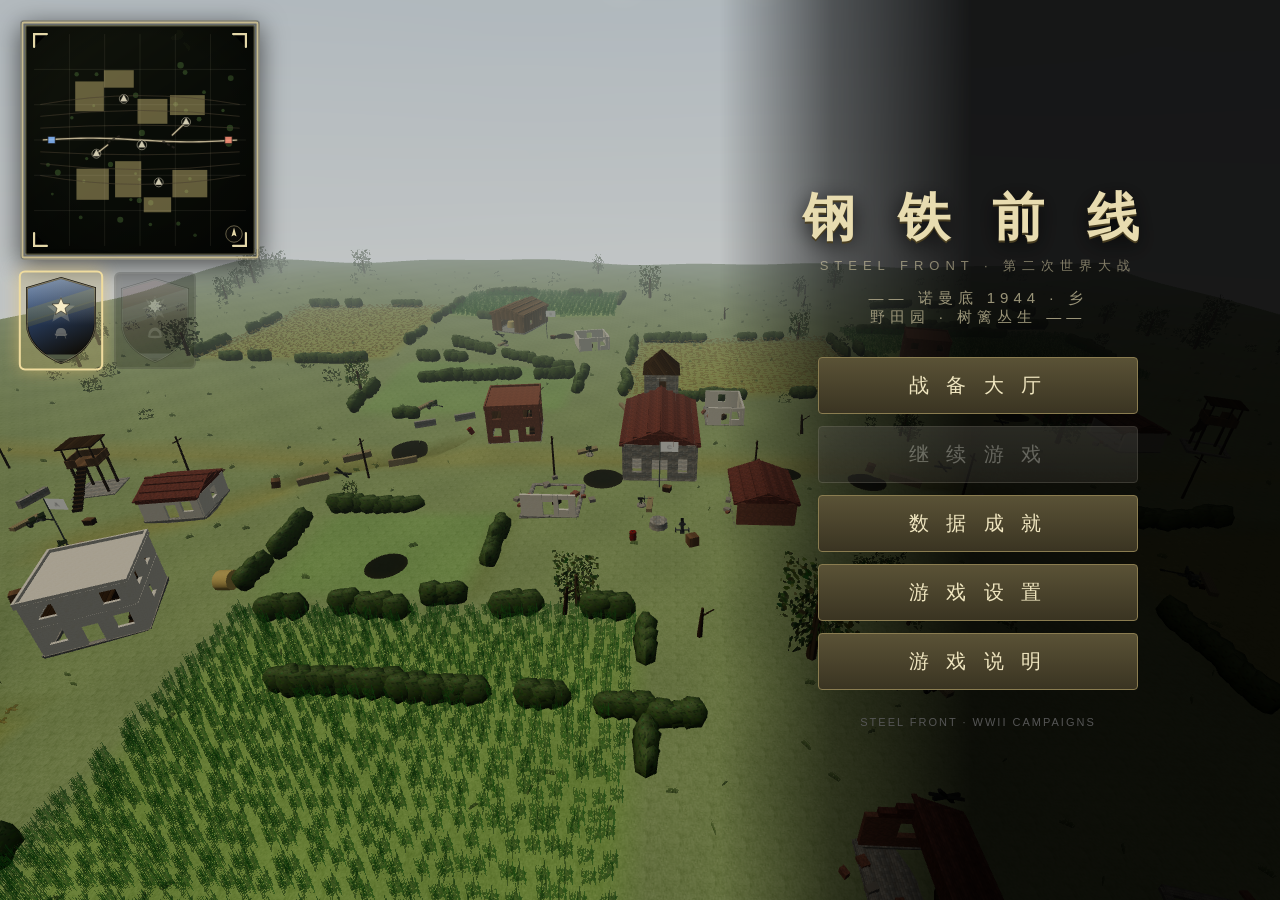
<file: index.html>
<!DOCTYPE html>
<html lang="zh-CN">
<head>
<meta charset="UTF-8">
<meta name="viewport" content="width=device-width, initial-scale=1, maximum-scale=1, user-scalable=no, viewport-fit=cover">
<title>钢铁前线 · 战役合集</title>
<link rel="stylesheet" href="css/style.css?v=20261128e">
<script>
// 首屏引导 (必须在 <body> 内容之前执行):
// ① 语言: EN 存档时给 <html> 加 lang-en, 配合 CSS 把中文原文先藏起来等 applyI18n() 盖章, 消除"先中文后英文";
// ② 选战役后重载 (sf_openplay): 直接在 <body> 里写明停靠面板, 主菜单 #mHome 不参与首帧布局;
// ③ 样式表兜底 (2026-09-15 用户实机教训): file:// 直开时浏览器对"未变动的 URL"走启发式缓存 ——
//    Ctrl+F5 会刷新 HTML 却可能仍在用缓存里的旧 css/style.css, 表现就是"改了样式却看不出效果"
//    (菜单期 HUD 不隐藏即是)。这里在 DOMContentLoaded 后实测新样式是否生效 (#menuArt 的计算 display
//    在新版是 flex、旧版是 block), 没生效就换一个 URL 把样式表重新载入一次。
//    ④ 本文件所有 css/js 引用统一带 ?v=<版本>; 改样式或脚本后把下面的版本号与引用一起 +1。
window.__sfStyleVer='20261128e';
// ⑤ boot 异常屏上可见 (2026-09-30 Ctrl+F5 事故教训): three/cannon 曾走 CDN, 硬刷新时 CDN 拉不到 ⇒
//    脚本链首用 THREE 处即抛 ⇒ 页面只剩页尾 bootFail 兜底摘 inMenu (HUD 全裸+黑屏), 报错只在控制台。
//    这里把全局错误尽早记进 __sfErrs, 页尾 bootFail 分支负责把它们写到 #bootErr 浮层上 ——
//    以后再出 bootFail, 屏上直接可读错误行 (file:// 不挂 DevTools 也能抄给我)。
window.__sfErrs=window.__sfErrs||[];
// 第三参 true = 捕获阶段: <script>/资源加载失败 (404/读盘失败) 的 error 事件**不冒泡**, 只在捕获期到达 ——
// 而那正是本钩子最该接住的场景 (lib 库文件缺失/损坏)。资源错的 e.message 为空, 取 target 的 src/href。
window.addEventListener('error',function(e){
var m=(e&&e.message)?e.message:(e&&e.target&&(e.target.src||e.target.href))?'资源加载失败: '+String(e.target.src||e.target.href).split('/').pop():'脚本异常';
window.__sfErrs.push(m+(e&&e.filename?' @ '+String(e.filename).split('/').pop()+':'+e.lineno:''));
},true);
window.addEventListener('unhandledrejection',function(e){
window.__sfErrs.push('Promise: '+((e.reason&&(e.reason.stack||e.reason.message))||e.reason||'rejection'));
});
try{
if(localStorage.getItem('sf_lang')==='en') document.documentElement.classList.add('lang-en');
if(localStorage.getItem('sf_openplay')==='1') document.documentElement.classList.add('boot-play');
document.addEventListener('DOMContentLoaded',function(){
setTimeout(function(){
var probe=document.getElementById('menuArt');
var pd=probe?getComputedStyle(probe).display:'';
// ★ 2026-09-25 修: 只在"能判定"时报警 —— #menuArt 在 body.mobile 与 @media(max-width:620px)
//   下**按设计**是 display:none, 旧条件 (!='flex' ⇒ 报警) 在触屏/窄窗每次加载都误报并重复拉一次样式表。
//   真判据 = 新样式生效时是 flex、缓存里那份是 block; none 说明这条探针本轮无效, 直接跳过。
if(probe&&pd!=='flex'&&pd!=='none'){
var link=document.querySelector('link[href^="css/style.css"]');
if(link){
var fresh=link.cloneNode();
fresh.href='css/style.css?fresh='+Date.now();
link.parentNode.appendChild(fresh);
console.warn('[CSS] 样式表疑似缓存旧版, 已换 URL 重新载入: '+fresh.href);
}
}
},600);
},{once:true});
}catch(e){}
</script>
</head>
<body class="inMenu">
<div id="ui">
<div id="crosshair"><span class="chl t"></span><span class="chl b"></span><span class="chl l"></span><span class="chl r"></span><span class="chdot"></span></div>
<div id="nadeChargeTip"></div>
<div id="hitmark"><span></span><span></span><span></span><span></span><b class="hmF"></b></div>
<div id="nadeArc"><svg id="naSvg" xmlns="http://www.w3.org/2000/svg"><path id="naBlast" d=""></path><path id="naSpot" d=""></path><circle id="naDot" r="2.6"></circle><circle id="naAir" r="12"></circle></svg></div>
<div id="dmgOv"></div><div id="supOv"></div><div id="lowOv"></div><div id="vig"></div>
<div id="coldFx"></div>
<div id="scopeOv"></div>
<div id="uwOv"></div>
<div id="dirHits"></div>
<div id="ammoPanel"><span id="wname">M1 加兰德</span><span id="wmode">半自动</span><div class="ammoRow"><span id="magN">8</span> <span id="resN">/ 72</span></div><div id="nadeN">手雷 ×3</div></div>
<div id="healthPanel"><span id="hpNum">100</span><span id="hpBarWrap"><span id="hpBar" style="display:block"></span></span><div id="stamBarWrap"><div id="stamBar"></div></div></div>
<div id="minimapWrap"><canvas id="minimap" width="190" height="190"></canvas></div>
<div id="bigmapWrap" class="hidden"><div id="bigmapTitle" data-i18n>战 场 态 势 · 按 M 关闭</div><canvas id="bigmap" width="520" height="520"></canvas></div>
<div id="squadHUD"></div>
<div id="topBar">
<div id="tickets"><span class="tl">盟军 280</span> &nbsp;·&nbsp; <span class="tr">280 德军</span></div>
<div id="flagIcons"><span id="fiA">A</span><span id="fiB">B</span><span id="fiC">C</span><span id="fiD">D</span><span id="fiE">E</span></div>
<div id="timeTxt">15:00</div>
<div id="zHudEl" class="zombie-hud-pill hidden"></div>
<canvas id="compass" width="460" height="26"></canvas>
<div id="specTimeInd" data-i18n>⏸ 时停中 · K 继续</div>
</div>
<div id="killfeed"></div>
<div id="msgC"></div><div id="scorePop"></div>
<div id="killPops"></div><div id="mkBanner"></div><div id="streakBuff"></div>
<div id="capPanel"><span id="capLetter">B</span><div id="capBarWrap"><div id="capBarFill"></div></div><div id="capTxt"></div></div>
<div id="interact"></div>
<div id="coldTip"></div>
<div id="tbTip"></div>
<div id="vehBurnTip"></div>
<div id="oxyWrap"><div id="oxyBarWrap"><span id="oxyFill"></span></div><span id="oxyTxt" data-i18n>憋气</span></div>
<div id="braceInd"></div>
<div id="nadeWarn" data-i18n>⚠ 手雷 ⚠</div>
<div id="tvOv"><i class="tvC tvTL"></i><i class="tvC tvTR"></i><i class="tvC tvBL"></i><i class="tvC tvBR"></i><div id="tvTopL" class="tvOsd"><span id="tvRec"></span><span id="tvTag">TV制导 · TV GUIDANCE</span><span id="tvClock"></span></div><div id="tvTopR" class="tvOsd"><span class="tvSig">▂▄▆█</span> LINK</div><div id="tvReticle"><i class="tvRk t"></i><i class="tvRk b"></i><i class="tvRk l"></i><i class="tvRk r"></i><i class="tvRc"></i></div><div id="tvZoom" class="tvOsd">ZOOM ×2.8</div><div id="tvBotL" class="tvOsd"></div><div id="tvBotR" class="tvOsd"></div><div id="tvLifeWrap"><div id="tvLifeFill"></div></div></div>
<div id="leadPip"></div>
<div id="gunPip"></div>
<div id="airPip"></div>
<div id="lockPip"></div>
<div id="ccipPip"></div>
<div id="strafePip"></div>
<div id="tankPip"></div>
<div id="mgPip"></div>
<div id="planeLockHud"></div>
<div id="heatWrap"><div id="heatFill"></div></div>
<div id="mgHeatWrap"><div id="mgHeatFill"></div></div>
<div id="vehHpWrap"><span id="vehHpName">坦克</span><span id="vehHpBarWrap"><span id="vehHpBar"></span></span><span id="vehHpNum">100</span></div>
<div id="scoreboard"><h3 data-i18n>战 场 记 分 板</h3><div id="sbCols"><div><table><thead><tr><th class="t0h">盟军</th><th data-i18n>击杀</th><th data-i18n>阵亡</th><th data-i18n>得分</th></tr></thead><tbody id="sbL"></tbody></table></div><div><table><thead><tr><th class="t1h">德军</th><th data-i18n>击杀</th><th data-i18n>阵亡</th><th data-i18n>得分</th></tr></thead><tbody id="sbR"></tbody></table></div></div></div>
<div id="fps"></div>
<div id="clsTip"></div>
<div id="kcInd" class="hidden" data-i18n>☠ 击杀者视角</div>
<div id="loopErrBar"></div><!-- 2026-11-14 重开局批: 主循环帧级护栏首错上屏 (24-main 置显示), 防护栏吞异常把系统性病症静默化 -->
<div id="blackOv"></div>
<div id="stormOv" style="position:absolute;inset:0;background:#fff;opacity:0;pointer-events:none"></div>
</div>
<div id="touchUI">
<div id="tStick"><div id="tKnob"></div></div>
<div class="tbtn" id="tFire" data-i18n>开火</div>
<div class="tbtn" id="tFire2" data-i18n>开火</div>
<div class="tbtn" id="tAds" data-i18n>瞄准</div>
<div class="tbtn" id="tJump" data-i18n>跳</div>
<div class="tbtn" id="tCrouch" data-i18n>蹲</div>
<div class="tbtn" id="tProne" data-i18n>趴</div>
<div class="tbtn" id="tReload" data-i18n>换弹</div>
<div class="tbtn" id="tNade" data-i18n>雷</div>
<div class="tbtn" id="tHeal" data-i18n>绷带</div>
<div class="tbtn" id="tUse" data-i18n>互动</div>
<div class="tbtn" id="tSwap" data-i18n>切枪</div>
<div class="tbtn" id="tSprint" data-i18n>疾跑</div>
<div class="tbtn" id="tSkill" data-i18n style="display:none">技能</div>
<div class="tbtn" id="tBuild5" data-i18n style="display:none">工事</div>
<div class="tbtn" id="tMortar" data-i18n style="display:none">迫击炮</div>
<div class="tbtn" id="tMelee" data-i18n style="display:none">近战</div>
<div class="tbtn" id="tSmoke" data-i18n style="display:none">烟雾</div>
<div class="tbtn" id="tIncin" data-i18n style="display:none">燃烧</div>
<div class="tbtn" id="tATN" data-i18n style="display:none">AT雷</div>
<div class="tbtn" id="tSquad" data-i18n>小队</div>
<div class="tbtn" id="tFollow" data-i18n>跟随</div>
<div class="tbtn" id="tCmdMap" data-i18n>指挥</div>
<div class="tbtn" id="tSlow" data-i18n>减速</div>
<div class="tbtn" id="tView" data-i18n>视角</div>
<div class="tbtn" id="tScore" data-i18n>战况</div>
<div class="tbtn" id="tMenu">≡</div>
</div>
<div id="menu" class="screen menuScreen">
<div id="menuArt">
<div id="menuArtMap"></div>
<div id="menuArtFac"></div>
</div>
<div id="menuDock">
<div id="mHome">
<div class="gameLogo" data-i18n>钢 铁 前 线</div>
<div class="gameLogoSub" data-i18n>STEEL FRONT · 第二次世界大战</div>
<div class="subtitle" id="menuSub">—— 战役 ——</div>
<div class="menuNav">
<button class="bigBtn navBtn" id="newGameBtn" data-p="mCombatHub" data-i18n>战 备 大 厅</button>
<button class="bigBtn navBtn" id="continueBtn" data-i18n>继 续 游 戏</button>
<button class="bigBtn navBtn" data-p="mData" data-i18n>数 据 成 就</button>
<button class="bigBtn navBtn" data-p="mSet" data-i18n>游 戏 设 置</button>
<button class="bigBtn navBtn" data-p="mHelp" data-i18n>游 戏 说 明</button>
</div>
<div id="menuVer">STEEL FRONT · WWII CAMPAIGNS</div>
</div>
<div id="mCombatHub" class="mSub menu-subpanel hidden">
  <div class="mode-tabs">
    <button class="tab-btn active" data-mode="campaign" data-i18n>历史战役</button>
    <button class="tab-btn" data-mode="zombie" data-i18n>丧尸生存</button>
  </div>

  <div class="hub-body">
    <div class="hub-left">
      <div class="theater-filter" id="hubTheaters">
        <button class="filter-chip active" data-theater="all" data-i18n>全部</button>
        <button class="filter-chip" data-theater="weur" data-i18n>西欧</button>
        <button class="filter-chip" data-theater="eeur" data-i18n>东欧</button>
        <button class="filter-chip" data-theater="pac" data-i18n>太平洋</button>
        <button class="filter-chip" data-theater="asia" data-i18n>远东</button>
      </div>
      <div class="map-grid" id="hubMapGrid"></div>
      <div id="hubProcgenPage" class="hub-subpage hidden">
        <button type="button" id="hubPgBack" data-i18n>‹ 返回地图列表</button>
        <div class="secLabel" data-i18n>战场推演模式</div>
        <div class="segmented-control" id="hubProcgenModeSeg" style="margin-bottom:8px">
          <button data-pmode="known" class="active" data-i18n>已探明种子 (公开演练)</button>
          <button data-pmode="unknown" data-i18n>未知遭遇 (战争迷雾)</button>
        </div>
        <div class="secLabel" data-i18n>战场规模</div>
        <div class="segmented-control" id="hubPgSizeSeg" style="margin-bottom:8px">
          <button data-psize="300" data-i18n>小 · 300m</button>
          <button data-psize="380" class="active" data-i18n>中 · 380m</button>
          <button data-psize="480" data-i18n>大 · 480m</button>
        </div>
        <div class="secLabel" data-i18n>地图种子 · 同种子同图</div>
        <div class="rowFlex" style="gap:6px;align-items:center">
          <input id="hubSeedInp" type="text" inputmode="numeric" placeholder="种子 (留空=每局随机)" style="flex:1;padding:6px 10px;background:#161a14;color:#dfe6d8;border:1px solid #4a5a3a;border-radius:4px;font:13px sans-serif">
          <button class="optBtn" id="hubSeedRnd" style="white-space:nowrap" data-i18n>随机新种子</button>
        </div>
        <div id="hubFavWrap" style="margin-top:8px">
          <div style="font-size:12px;color:#a8a48c;margin-bottom:4px" data-i18n>我的种子收藏：</div>
          <div id="hubFavList" style="display:flex;gap:6px;flex-wrap:wrap;max-height:80px;overflow-y:auto"></div>
        </div>
      </div>
    </div>

    <div class="hub-right">
      <div class="briefing-card" id="hubBriefing">
        <h3 id="briefTitle">战役名称</h3>
        <p id="briefDesc">战役简报与胜利目标...</p>
      </div>
      
      <div class="rules-form">
        <div class="form-row" id="hubZombieSubRow" style="display:none">
          <label data-i18n>生存目标</label>
          <div class="segmented-control" id="hubZombieSubSeg">
            <button data-zsub="solo" class="active" data-i18n>单队生存 (撑过10分钟)</button>
            <button data-zsub="teams" data-i18n>双队对抗 (活到最后)</button>
          </div>
        </div>

        <div class="form-row">
          <label data-i18n>作战阵营</label>
          <div class="segmented-control" id="hubFactionSeg"></div>
        </div>

        <div class="form-row">
          <label data-i18n>战场规模</label>
          <div class="segmented-control" id="hubSizeSeg">
            <button data-size="11">11v11</button>
            <button data-size="16" class="active">16v16</button>
            <button data-size="22">22v22</button>
            <button data-size="30">30v30</button>
          </div>
        </div>

        <div class="form-row">
          <label data-i18n>兵力票池</label>
          <div class="segmented-control" id="hubHmulSeg">
            <button data-h="0.5">×0.5</button>
            <button data-h="1">×1</button>
            <button data-h="2" class="active">×2</button>
          </div>
        </div>

        <div class="form-row">
          <label data-i18n>战斗难度</label>
          <div class="segmented-control" id="hubDiffSeg">
            <button data-diff="0" data-i18n>新兵</button>
            <button data-diff="1" class="active" data-i18n>老兵</button>
            <button data-diff="2" data-i18n>精英</button>
          </div>
        </div>

        <div class="form-row">
          <label data-i18n>战场昼夜</label>
          <div class="segmented-control" id="hubDayNightSeg">
            <button data-dn="day" class="active" data-i18n>白天</button>
            <button data-dn="night" data-i18n>黑夜</button>
          </div>
        </div>

        <div class="form-row">
          <label data-i18n>战场天候</label>
          <div class="segmented-control" id="hubWeatherSeg">
            <button data-wx="map" class="active" data-i18n>史实推荐</button>
            <button data-wx="clear" data-i18n>晴朗</button>
            <button data-wx="overcast" data-i18n>阴天</button>
            <button data-wx="rain" data-i18n>小雨</button>
            <button data-wx="storm" data-i18n>暴雨</button>
          </div>
        </div>
      </div>

      <button id="hubLaunchBtn" class="launch-btn" data-i18n>开 始 战 斗</button>
      <button class="bigBtn backBtn" id="hubBackBtn" style="margin-top:10px;width:100%" data-i18n>返 回</button>
    </div>
  </div>
  <div style="display:none">
    <div id="mPlay"></div>
    <div id="mMini"></div>
    <button id="startBtn"></button>
  </div>
</div>
<div id="mSet" class="mSub hidden">
<h2 class="mSubTitle" data-i18n>游 戏 设 置</h2>
<div class="secLabel" data-i18n>操作方式</div>
<div class="rowFlex">
<button class="optBtn ctrlBtn" data-c="auto" data-i18n>自动</button>
<button class="optBtn ctrlBtn" data-c="1" data-i18n>触屏</button>
<button class="optBtn ctrlBtn" data-c="0" data-i18n>键鼠</button>
</div>
<div class="setDesc" data-i18n-html>自动 = 按设备自动检测; 手柄连接后只在战斗中接管, 菜单与部署界面仍用键鼠/触屏。切换后重载生效。</div>
<div class="secLabel" data-i18n>语言 / Language</div>
<div class="rowFlex">
<button class="optBtn langBtn" id="langZh">中文</button>
<button class="optBtn langBtn" id="langEn">English</button>
</div>
<div class="secLabel" data-i18n>性能与画面</div>
<div class="rowFlex">
<button class="optBtn" id="perfSetBtn" data-i18n>⚙ 性能与画面...</button>
</div>
<div class="secLabel" data-i18n>游戏内容</div>
<div class="rowFlex">
<button class="optBtn" id="gameplaySetBtn" data-i18n>🎮 游戏内容设置...</button>
</div>
<div class="sliderRow"><span data-i18n>鼠标灵敏度</span> <input type="range" id="sensRange" min="20" max="200" value="100"><span class="val" id="sensVal">1.0</span></div>
<div class="sliderRow"><span data-i18n>音量</span> <input type="range" id="volRange" min="0" max="100" value="80"><span class="val" id="volVal">80</span></div>
<div class="sliderRow"><span data-i18n>触控按键大小</span> <input type="range" id="tsizeRange" min="70" max="150" value="100"><span class="val" id="tsizeVal">100%</span></div>
<div class="secLabel" data-i18n>数据</div>
<div class="rowFlex">
<button class="optBtn" id="clearDataBtn"></button>
</div>
<div class="setDesc" data-i18n-html>清除全部战役战绩记录、本图历史最高分、成就与终身累计统计；语言/画质/灵敏度等设置保留。此操作不可撤销。</div>
<div class="center" style="margin-top:18px"><button class="bigBtn backBtn" data-i18n>返 回</button></div>
</div>
<div id="mGameplaySet" class="mSub hidden">
<h2 class="mSubTitle" data-i18n>游 戏 内 容 设 置</h2>
<div class="setCard">
<div class="setHead"><div class="setTitle" data-i18n>瞄准吸附</div><div class="setCtrls">
<button class="optBtn" id="aimAssistBtn">🎯 瞄准吸附: 轻度</button>
</div></div>
<div class="setDesc" data-i18n-html>普通瞄准/开镜/载具火力的弹道, 在<b>差一点点打中</b>时会被轻轻掰向目标; 明显打偏时不起作用, 隔墙/穿过队友一律不吸。点击循环 关→轻度→标准, 改档即时生效。</div>
</div>
<div class="setCard">
<div class="setHead"><div class="setTitle" data-i18n>实验模式</div><div class="setCtrls">
<button class="optBtn" id="expBtn">⚙ 实验模式: 关</button>
</div></div>
<div class="setDesc" data-i18n-html>反坦克兵替换为巡飞弹兵，副武器配燃烧弹；可在兵种卡开启调试模式。</div>
</div>
<div class="setCard">
<div class="setHead"><div class="setTitle" data-i18n>地图全图信息</div><div class="setCtrls">
<button class="optBtn" id="mapAllIntelBtn">🗺 地图全图信息: 关</button>
</div></div>
<div class="setDesc" data-i18n-html>开启后无论天气与时间均显示全图士兵与丧尸动态点位；关闭后在低能见度天气/夜间仅在角色视野圆内透视点位。</div>
</div>
<div class="setCard">
<div class="setHead"><div class="setTitle" data-i18n>手雷预瞄地图标记</div><div class="setCtrls">
<button class="optBtn" id="nadeMapMarkBtn">🎯 手雷预瞄地图标记: 开</button>
</div></div>
<div class="setDesc" data-i18n-html>持雷瞄准期间，小地图与大地图显示预计落点圈（半径=爆炸范围），并为圈内目标点位加黄色描边。</div>
</div>
<div class="setCard">
<div class="setHead"><div class="setTitle" data-i18n>手雷对友方造成伤害</div><div class="setCtrls">
<button class="optBtn" id="exploFfBtn">💥 手雷对友方造成伤害: 开</button>
</div></div>
<div class="setDesc" data-i18n-html>开启（默认）＝手雷爆炸伤双方、友方手雷近距离告警；关闭后手雷、坦克炮弹、火箭弹、航弹、迫击炮弹、AT 炸药、巡飞弹等有归属的爆炸一律不伤友军步兵与载具（玩家与 Bot 同规），友方手雷告警一并停用。无主爆炸（地雷、油桶）不受此开关影响。</div>
</div>
<div class="setCard">
<div class="setHead"><div class="setTitle" data-i18n>成就弹窗位置</div><div class="setCtrls">
<button class="optBtn" id="achPosBtn">🎖 成就弹窗位置: 右上</button>
</div></div>
<div class="setDesc" data-i18n-html>达成成就的提示框弹出位置：右上 = killfeed 下方竖卡（从右滑入）；正下 = 屏幕底部居中横匾（从下升起）。改档即时生效。</div>
</div>
<div class="setCard">
<div class="setHead"><div class="setTitle" data-i18n>游戏中显示详细操作</div><div class="setCtrls">
<button class="optBtn" id="showCtlHintsBtn">💡 游戏中显示详细操作: 开</button>
</div></div>
<div class="setDesc" data-i18n-html>关闭后不再显示多键操作明细（如“左键 开火 · C 换炮位”）、顶部模式说明与部署页键位提示；保留“F 进入坦克”这类单键交互入口提示与血量/战报等状态信息。改档即时生效。</div>
</div>
<div class="setCard">
<div class="setHead"><div class="setTitle" data-i18n>自动脱离载具</div><div class="setCtrls">
<button class="optBtn" id="autoExitVehBtn">🪂 自动脱离载具: 关</button>
</div></div>
<div class="setDesc" data-i18n-html>开启后己方载具被击毁的瞬间自动下车脱离（飞机=跳伞），代替与载具一同阵亡；舰艇弃船机制不受影响。默认关。</div>
</div>
<div class="setCard">
<div class="setHead"><div class="setTitle" data-i18n>指挥官减速</div><div class="setCtrls">
<button class="optBtn" id="cmdFocusBtn">📻 减速消耗读条: 开</button>
<button class="optBtn" id="cmdSelfBtn">⚡ 减速对我无效: 关</button>
</div></div>
<div class="setDesc" data-i18n-html>指挥官兵种技能：按住 V 时间减速。关闭读条消耗=无限减速（观战级玩具档）；开启“对我无效”=减速中自己行动如常（超人档）。</div>
</div>
<div class="setCard">
<div class="setHead"><div class="setTitle" data-i18n>动态换弹速度</div><div class="setCtrls">
<button class="optBtn" id="dynReloadBtn">⏱ 动态换弹速度: 关</button>
</div></div>
<div class="setDesc" data-i18n-html>开启后实际换弹耗时=预设耗时×(已消耗弹量÷弹匣容量)：越接近满弹匣换得越快，打空=原时长；玩家与 Bot 同规。默认关。</div>
</div>
<div class="setCard">
<div class="setHead"><div class="setTitle" data-i18n>死亡时视角</div><div class="setCtrls">
<button class="optBtn" id="deathCamBtn">☠ 死亡时视角: 自己</button>
</div></div>
<div class="setDesc" data-i18n-html>击杀者 = 被击杀后先保持原死亡镜头约半秒，随后切入击杀者的第三人称观战镜头（带滤镜与角标，纯观察不附身；自杀与环境死亡不切换），之后照常进入重部署页面。默认自己。</div>
</div>
<div class="setCard">
<div class="setHead"><div class="setTitle" data-i18n>死亡时手雷落下</div><div class="setCtrls">
<button class="optBtn" id="nadeDropBtn">💣 死亡时手雷落下: 开</button>
</div></div>
<div class="setDesc" data-i18n-html>开启（默认）＝士兵死亡（玩家与 Bot 同规）时手里捏着的手雷掉落在地，引信照常走完；关闭后死亡时手里的手雷直接消失，不再掉落。</div>
</div>
<div class="setCard">
<div class="setHead"><div class="setTitle" data-i18n>死亡动画</div><div class="setCtrls">
<button class="optBtn" id="deathFxBtn">💀 死亡动画: 布娃娃</button>
</div></div>
<div class="setDesc" data-i18n-html>死亡尸体的呈现方式：布娃娃（默认）＝物理布娃娃，尸体由刚体翻滚落地；就地倒下＝无物理的倒地动画，尸体就是士兵本体模型（头盔/手/靴/背包与活体完全一致），落地后停留至重生前收走；布娃娃(加固)＝仍是布娃娃，但每个关节额外加固一条副约束（软限位），四肢不再乱折乱甩成麻花，弯折保持在自然范围（约 20~60°），落定姿态保持人形；整体翻滚/滑移等大动作与普通布娃娃一致。改档即时生效，下一具尸体开始采用新档。</div>
</div>
<div class="setCard">
<div class="setHead"><div class="setTitle" data-i18n>点位周边补给箱数量</div><div class="setCtrls">
<button class="optBtn" id="supplyCrateBtn">📦 点位周边补给箱数量: 1</button>
</div></div>
<div class="setDesc" data-i18n-html>每个据点（旗点）周边摆放的弹药补给箱数量：1（默认）或 2。选 2 时每据点周边会有两只错开的补给箱（首只箱位不变，第二只按贴掩体优选另行落位）。换图或重开一局后生效。</div>
</div>
<div class="setCard">
<div class="setHead"><div class="setTitle" data-i18n>严寒倒计时</div><div class="setCtrls">
<button class="optBtn" id="coldCdBtn">🌡 严寒倒计时: 开</button>
</div></div>
<div class="setDesc" data-i18n-html>严寒地图失温掉血时显示的“冻僵倒计时”（按当前血量与掉血速度估算距冻死的秒数，随天气分级变化）。隐藏后仅保留失温提示文字与受冻结霜特效。改档即时生效。</div>
</div>
<div class="center" style="margin-top:20px"><button class="bigBtn" id="gameplaySetBackBtn" data-i18n>返 回</button></div>
</div>
<div id="mPerfGfx" class="mSub hidden">
<h2 class="mSubTitle" data-i18n>性 能 与 画 面</h2>
<div class="setCard">
<div class="setHead"><div class="setTitle" data-i18n>画质</div><div class="setCtrls">
<button class="optBtn qualBtn" data-q="0" data-i18n>低画质</button>
<button class="optBtn qualBtn sel" data-q="1" data-i18n>中画质</button>
<button class="optBtn qualBtn" data-q="2" data-i18n>高画质·滤镜·软阴影</button>
</div></div>
<div class="setDesc" data-i18n-html>画质档影响: 渲染分辨率上限、阴影视锥与精度、滤镜、雾距、水下视距、爆炸火星与烟; 树木/草丛密度随档, 重建地图后生效。</div>
</div>
<div class="setCard">
<div class="setHead"><div class="setTitle" data-i18n>渲染缩放</div><div class="setCtrls">
<button class="optBtn" id="rscaleBtn">🔬 渲染缩放: 100%</button>
</div></div>
<div class="setDesc" data-i18n-html>整体渲染分辨率在画质档上限之上再乘的百分比: 低配设备降此档收益最大, 画面变糊但帧数显著提升。</div>
</div>
<div class="setCard">
<div class="setHead"><div class="setTitle" data-i18n>阴影刷新</div><div class="setCtrls">
<button class="optBtn" id="shfrqBtn">🌘 阴影刷新: 跟随画质</button>
</div></div>
<div class="setDesc" data-i18n-html>阴影每帧重绘的频率: 跟随画质=高画质逐帧/低中档半频(30Hz); 1/4 频再省一半; 关闭=完全无影子, 收益最大。</div>
</div>
<div class="setCard">
<div class="setHead"><div class="setTitle" data-i18n>视距</div><div class="setCtrls">
<button class="optBtn" id="vdistBtn">🌄 视距: 标准</button>
</div></div>
<div class="setDesc" data-i18n-html>雾距乘子: 调低后远处提前入雾, 同屏可见物体减少, 大地图/夜景收益明显, 不影响 Bot 索敌距离。</div>
</div>
<div class="setCard">
<div class="setHead"><div class="setTitle" data-i18n>特效粒子</div><div class="setCtrls">
<button class="optBtn" id="fxmaxBtn">✨ 特效粒子: 标准</button>
</div></div>
<div class="setDesc" data-i18n-html>全屏粒子(烟/火星/尘土/水花)的总量上限: 爆炸密集时精简档最省, 增强档特效更满。</div>
</div>
<div class="setCard">
<div class="setHead"><div class="setTitle" data-i18n>降水密度</div><div class="setCtrls">
<button class="optBtn" id="pmulBtn">🌧 降水密度: 标准</button>
</div></div>
<div class="setDesc" data-i18n-html>雨雪粒子数量乘子: 暴雨/暴风雪档收益最大, 标准档=各天气设计粒数。</div>
</div>
<div class="setCard">
<div class="setHead"><div class="setTitle" data-i18n>主动优化</div><div class="setCtrls">
<button class="optBtn" id="perfOptBtn">🧹 主动优化: 标准</button>
</div></div>
<div class="setDesc" data-i18n-html>帧率持续偏低时自动清理战场碎屑（碎块/弹壳/烟云/部分粒子）: 关闭＝从不主动清；标准＝帧率跌破约 24 帧触发；激进＝约 34 帧即触发，且额外压缩布娃娃尸体与弹坑贴花。改档即时生效。</div>
</div>
<div class="center" style="margin-top:18px"><button class="bigBtn" id="perfGfxBackBtn" data-i18n>返 回</button></div>
</div>
<div id="mData" class="mSub hidden">
<h2 class="mSubTitle" data-i18n>数 据 成 就</h2>
<div class="mode-tabs" id="dataTabs">
<button class="tab-btn active" data-dt="rec" data-i18n>战绩数据</button>
<button class="tab-btn" data-dt="ach" data-i18n>成 就</button>
</div>
<div id="dataRecPane">
<div class="secLabel" data-i18n>终身累计</div>
<div id="lifeStatsWrap"></div>
<div class="secLabel" data-i18n>各图历史最佳成绩</div>
<div id="recWrap"><div id="recList" class="recGrid"></div></div>
<div class="recNote" data-i18n>箭头 ↓ = 该项越少越好 · 调试模式的对局不计入历史记录</div>
</div>
<div id="dataAchPane" class="hidden"></div>
<div class="center" style="margin-top:18px"><button class="bigBtn backBtn" data-i18n>返 回</button></div>
</div>
<div id="mHelp" class="mSub hidden">
<h2 class="mSubTitle" data-i18n>游 戏 说 明</h2>
<div class="secLabel" data-i18n-html>快速上手</div>
<div class="helpCard"><div class="helpDoc">
<div data-i18n-html>进入战场后: 选兵种 → 选出生点 → 按 <b>部署</b> 落地。跟随小队标记进攻, 站进旗圈占领据点, 活下去比什么都重要。</div>
</div></div>
<div class="secLabel" data-i18n-html>基础操作</div>
<div class="helpCard">
<div class="helpKeys">
<div class="hkRow"><span class="hkKey" data-i18n>WASD</span><span class="hkDesc" data-i18n-html>移动</span></div>
<div class="hkRow"><span class="hkKey" data-i18n>Shift</span><span class="hkDesc" data-i18n-html>疾跑(机瞄时为屏息稳枪)</span></div>
<div class="hkRow"><span class="hkKey" data-i18n>空格</span><span class="hkDesc" data-i18n-html>跳跃</span></div>
<div class="hkRow"><span class="hkKey" data-i18n>左键</span><span class="hkDesc" data-i18n-html>射击</span></div>
<div class="hkRow"><span class="hkKey" data-i18n>右键</span><span class="hkDesc" data-i18n-html>机瞄/瞄准镜</span></div>
<div class="hkRow"><span class="hkKey" data-i18n>R</span><span class="hkDesc" data-i18n-html>装填(读条中<b>X</b>取消; 单次受创>25或改做其他动作会打断)</span></div>
<div class="hkRow"><span class="hkKey" data-i18n>1 / 2</span><span class="hkDesc" data-i18n-html>切换武器</span></div>
<div class="hkRow"><span class="hkKey" data-i18n>3</span><span class="hkDesc" data-i18n-html>近战(军刀)</span></div>
<div class="hkRow"><span class="hkKey" data-i18n>C</span><span class="hkDesc" data-i18n-html>蹲</span></div>
<div class="hkRow"><span class="hkKey" data-i18n>Z</span><span class="hkDesc" data-i18n-html>卧倒</span></div>
<div class="hkRow"><span class="hkKey" data-i18n>X</span><span class="hkDesc" data-i18n-html>在掩体上架枪(大幅提升精度; 读条/举雷/换弹中按=取消)</span></div>
<div class="hkRow"><span class="hkKey" data-i18n>Q / E</span><span class="hkDesc" data-i18n-html>左右侧身探头</span></div>
<div class="hkRow"><span class="hkKey" data-i18n>U</span><span class="hkDesc" data-i18n-html>第三人称: 开/关 (步行可用; 开镜或上车时自动回到第一人称)</span></div>
</div>
<div class="helpDoc">
<div data-i18n-html>蹲下/卧倒/架枪都会显著降低枪口晃动; 疾跑后停下稍等呼吸恢复再开枪更准。</div>
<div data-i18n-html><b>瞄准吸附</b>(游戏内容设置内, 默认「轻度」): 差一点点打中的那一枪会被轻轻掰向目标 —— 普通瞄准/开镜/载具火力(主炮·机枪·炮位)都生效, 明显打偏时不起作用, 隔墙或穿过队友一律不吸; 已瞄着头或身体时绝不掰动 (不抢爆头)。</div>
</div>
</div>
<div class="secLabel" data-i18n-html>投掷物与医疗</div>
<div class="helpCard">
<div class="helpKeys">
<div class="hkRow"><span class="hkKey" data-i18n>G</span><span class="hkDesc" data-i18n-html>手雷(可按住烹饪引信, 举雷中按<b>X</b>收回; 单次受创>25或改做其他动作会打断)</span></div>
<div class="hkRow"><span class="hkKey" data-i18n>4</span><span class="hkDesc" data-i18n-html>反坦克雷</span></div>
<div class="hkRow"><span class="hkKey" data-i18n>5</span><span class="hkDesc" data-i18n-html>烟雾弹</span></div>
<div class="hkRow"><span class="hkKey" data-i18n>6</span><span class="hkDesc" data-i18n-html>燃烧弹</span></div>
<div class="hkRow"><span class="hkKey" data-i18n>H</span><span class="hkDesc" data-i18n-html>绷带包扎(+45生命, 单次受创>25会打断)</span></div>
</div>
<div class="helpDoc">
<div data-i18n-html>燃烧弹: 红色烈焰烟云, 同样遮蔽视线, 云内步兵持续灼烧(突击兵/巡飞弹兵携带)。</div>
<div data-i18n-html>医疗箱: 工程兵建造菜单第5件(按<b>N</b>选到后<b>B</b>建造), 放下后队友靠近按 <b>F</b> 取绷带; 受伤后脱战只会缓慢回血到70。</div>
</div>
</div>
<div class="secLabel" data-i18n-html>载具与固定武器</div>
<div class="helpCard">
<div class="helpDoc">
<div data-i18n-html>靠近载具/重机枪/反坦克炮/防空炮/迫击炮/弹药箱按 <b>F</b> 使用。弹药箱/补给点补满投掷物与绷带; 子弹进弹袋——备用弹顶到「上限+一个弹夹」(有意超上限), 弹夹要自己按 <b>R</b> 装填。</div>
</div>
<div class="hkSub" data-i18n>坦克</div>
<div class="helpKeys">
<div class="hkRow"><span class="hkKey" data-i18n>WASD</span><span class="hkDesc" data-i18n-html>驾驶</span></div>
<div class="hkRow"><span class="hkKey" data-i18n>左键</span><span class="hkDesc" data-i18n-html>主炮(圆环为落点)</span></div>
<div class="hkRow"><span class="hkKey" data-i18n>右键</span><span class="hkDesc" data-i18n-html>同轴机枪</span></div>
<div class="hkRow"><span class="hkKey" data-i18n>C</span><span class="hkDesc" data-i18n-html>炮手镜</span></div>
<div class="hkRow"><span class="hkKey" data-i18n>F</span><span class="hkDesc" data-i18n-html>下车</span></div>
</div>
<div class="helpDoc">
<div data-i18n-html>坦克车速够快可撞塌砖墙。</div>
</div>
<div class="hkSub" data-i18n>飞机</div>
<div class="helpKeys">
<div class="hkRow"><span class="hkKey" data-i18n>W / S</span><span class="hkDesc" data-i18n-html>油门</span></div>
<div class="hkRow"><span class="hkKey" data-i18n>A / D</span><span class="hkDesc" data-i18n-html>压坡转向</span></div>
<div class="hkRow"><span class="hkKey" data-i18n>鼠标</span><span class="hkDesc" data-i18n-html>拉杆</span></div>
<div class="hkRow"><span class="hkKey" data-i18n>左键</span><span class="hkDesc" data-i18n-html>机枪</span></div>
<div class="hkRow"><span class="hkKey" data-i18n>右键 / B</span><span class="hkDesc" data-i18n-html>投弹</span></div>
<div class="hkRow"><span class="hkKey" data-i18n>F</span><span class="hkDesc" data-i18n-html>跳伞</span></div>
</div>
<div class="helpDoc">
<div data-i18n-html><b>夜战</b>(选图时可选「黑夜」): <b>L</b> 车辆大灯开关 —— 照亮路面也暴露自己; 旗点上空有周期照明弹, 被探照灯照中会招致远距离集火; 黑夜里小地图只显示近距/开火的敌人。</div>
<div data-i18n-html>击杀、占领、摧毁坦克/建筑工事和救治队友都会得分, 阵亡会消耗本方兵力票。</div>
</div>
</div>
<div class="secLabel" data-i18n-html>水中与水下</div>
<div class="helpCard"><div class="helpDoc">
<div data-i18n-html>深水 (&gt;1.35m) 自动转为游泳: 浮在水面, <b>Shift 下潜</b> / <b>空格 上浮</b>, 游泳与潜水时武器背起(不能开火/投掷/架设)。</div>
<div data-i18n-html>水下憋气约 <b>22 秒</b>, 耗尽后持续溺水掉血, 出水 4 秒回满; 潜水时被水面遮蔽(岸上难以发现), 子弹与炮弹入水即失能。</div>
<div data-i18n-html>滩头礁盘可涉水据枪(精度下降), 岸防炮与木桩/龙牙/铁丝网布在礁盘上; 长栈桥桥下可潜泳穿过。</div>
</div></div>
<div class="secLabel" data-i18n-html>兵种与技能</div>
<div class="helpCard">
<div class="helpDoc">
<div data-i18n-html>步枪兵 / 突击兵 / 狙击手 / 反坦克兵 / 工程兵, 各带不同主武器与投掷物; 武器还决定移速(手枪最快)与远距离伤害衰减。落地有 0.5 秒出生保护, 开火立即解除。</div>
</div>
<div class="hkSub" data-i18n>工程兵</div>
<div class="helpKeys">
<div class="hkRow"><span class="hkKey" data-i18n>B</span><span class="hkDesc" data-i18n-html>建造; 靠近自己工事=读条拆除(退点)</span></div>
<div class="hkRow"><span class="hkKey" data-i18n>N</span><span class="hkDesc" data-i18n-html>切换工事(沙袋墙/铁丝网/拒马/MG42/医疗箱)</span></div>
<div class="hkRow"><span class="hkKey" data-i18n>6</span><span class="hkDesc" data-i18n-html>架设/回收迫击炮</span></div>
<div class="hkRow"><span class="hkKey" data-i18n>F</span><span class="hkDesc" data-i18n-html>操作架好的迫击炮(全员可用)</span></div>
</div>
<div class="helpDoc">
<div data-i18n-html><b>实验模式</b>(游戏设置中开关): 反坦克兵替换为非史实的 <b>巡飞弹兵</b> — 火箭筒式发射器射出小型巡飞弹, 弹上TV制导, 触碰目标/地面即爆, 额外携带燃烧弹。</div>
</div>
<div class="helpKeys">
<div class="hkRow"><span class="hkKey" data-i18n>U</span><span class="hkDesc" data-i18n-html>切换第一/第三视角</span></div>
<div class="hkRow"><span class="hkKey" data-i18n>左键</span><span class="hkDesc" data-i18n-html>自爆</span></div>
<div class="hkRow"><span class="hkKey" data-i18n>空格</span><span class="hkDesc" data-i18n-html>加速冲刺(松开回落巡航)</span></div>
<div class="hkRow"><span class="hkKey" data-i18n>右键</span><span class="hkDesc" data-i18n-html>开镜放大(按住强制第一人称)</span></div>
<div class="hkRow"><span class="hkKey" data-i18n>6</span><span class="hkDesc" data-i18n-html>燃烧弹</span></div>
</div>
<div class="helpDoc">
<div data-i18n-html><b>调试模式</b>(原「观战模式」; 实验模式下, 在兵种卡「巡飞弹兵」上再点一次开关): 免伤 · 不被索敌 · 弹药无限, 本局不计入历史记录(只在兵种卡上点开开关又取消的不算)。战斗中开启会先确认, 且<b>下一次部署才生效</b>(关闭立即生效)。调试观战中可 <b>N</b> 选型 / <b>B</b> 放置, <b>免费建造全部工事</b>(不扣 ZP 与建造点)。</div>
</div>
<ul class="helpPts">
<li data-i18n-html><b>双击空格</b>悬停飞行 / <b>H</b> 气动飞行(空格加速), 两种飞行中<b>左键都能开火 · 右键都能瞄准</b></li>
<li data-i18n-html>副武器位换成 <b>观战连狙</b>(全自动·4x, 可开镜)</li>
<li data-i18n-html>投掷物<b>四种全配</b>(<b>G</b> 手雷 · <b>4</b> AT雷 · <b>5</b> 烟雾弹 · <b>6</b> 燃烧弹, 持雷有弹道预演, 自动回满)</li>
<li data-i18n-html>操控巡飞弹时按 <b>T</b>: 弹体立刻消失并把自身传送到弹体位置</li>
<li data-i18n-html>观战者<b>不指挥小队</b>(T/Y 关闭); 出生列表里的坦克/战机/舰艇/两栖车<b>一律标注「观战不可征用」</b>(想开艇请走近按 <b>F</b> 上艇)</li>
<li data-i18n-html><b>F</b> = 按需召唤<b>幽灵坦克</b>(全白 · 免伤 · 弹丸穿透 · 可对双方开火, 开场不预置)</li>
<li data-i18n-html>观战工具: <b>Q</b> 附身准星Bot(只读借眼, <b>E</b> 脱离还原观察位) · <b>J</b> 信息层(名字/队属/血量/交火指向线) · <b>K</b> 时停(冻结整个战场与游戏时钟; 你本人·正在开的座驾·自己打出的弹丸都不受影响 —— 可以走到任何位置慢慢看, 也可以定点打一发再按 K 把它停在空中; 顶部栏常驻「⏸ 时停中」读数, 回主菜单或战局结束自动解除) · <b>L</b> 战术手电(步行)/载具大灯(含幽灵坦克, 夜晚照明)</li>
</ul>
<div class="helpDoc">
<div data-i18n-html><b>观战模式</b>(票数归零后, 重部署页的「部署」按钮会变成「观战」; 点它进入): 类 MC 旁观者 —— 无碰撞 · 无法攻击 · 无有效交互 · 创造式飞行(<b>滚轮</b>调速度, <b>Space</b> 升 / <b>Shift</b> 降)。</div>
</div>
<ul class="helpPts">
<li data-i18n-html><b>左键</b>附身准星下的 Bot 借他的视角看战局(只读) · <b>Q/E</b> 轮换附身目标 · <b>右键</b>脱离回自由飞行 · <b>Esc</b> 呼出部署页</li>
<li data-i18n-html>战局在观战中结束时按<b>开局阵营</b>结算胜利/战败并<b>计入历史记录</b>(与调试模式的区别: 本模式不能干涉战局)</li>
</ul>
</div>
<div class="secLabel" data-i18n-html>小队与指挥</div>
<div class="helpCard">
<div class="helpKeys">
<div class="hkRow"><span class="hkKey" data-i18n>T</span><span class="hkDesc" data-i18n-html>标记进攻位置</span></div>
<div class="hkRow"><span class="hkKey" data-i18n>Y</span><span class="hkDesc" data-i18n-html>令小队跟随</span></div>
<div class="hkRow"><span class="hkKey" data-i18n>M</span><span class="hkDesc" data-i18n-html>战场大地图</span></div>
<div class="hkRow"><span class="hkKey" data-i18n>Tab</span><span class="hkDesc" data-i18n-html>战场记分板</span></div>
<div class="hkRow"><span class="hkKey" data-i18n>F1</span><span class="hkDesc" data-i18n-html>显示/隐藏战斗HUD</span></div>
<div class="hkRow"><span class="hkKey" data-i18n>F2</span><span class="hkDesc" data-i18n-html>截图：画面+小地图存入下载</span></div>
</div>
</div>
<div class="secLabel" data-i18n-html>指挥官兵种</div>
<div class="helpCard">
<div class="helpDoc">
<div data-i18n-html>选兵种时选「指挥官」: 主武器是<b>通讯仪</b>(无火力), 全局指挥己方步兵小队 / 坦克 / 飞机。首次选中会先进入<b>布势</b>界面(战场冻结): 滚轮切单位、E/F/R 下初始令、右侧调每组兵种配比, 点<b>✚ 确认开战</b>即按此方案开打, 点<b>↩ 撤销布势</b>可退出并重选兵种。确认之后本局兵种锁定, 不可再换。</div>
<div data-i18n-html>按住 <b>V</b> 时间减速(战场流速 0.2 倍): 消耗底部「指挥读条」, 满格约 7 秒, 松开后按消耗量的 1/3 速度恢复; 读条耗尽会自动回到常速, 需回到 1/4 才能再次使用。游戏设置里可关闭读条消耗(无限减速)或开启「对我无效」(减速中自己行动如常)。</div>
</div>
<div class="hkSub" data-i18n-html>指挥地图 (步行时右键开/关, 手持通讯仪)</div>
<div class="helpKeys">
<div class="hkRow"><span class="hkKey" data-i18n>滚轮</span><span class="hkDesc" data-i18n-html>切换当前高亮的可指挥单位(其余单位在右侧列表里压缩成细条)</span></div>
<div class="hkRow"><span class="hkKey" data-i18n>E</span><span class="hkDesc" data-i18n-html>令它到光标处防守</span></div>
<div class="hkRow"><span class="hkKey" data-i18n>F</span><span class="hkDesc" data-i18n-html>令它进攻光标处(飞机=向该点投弹)</span></div>
<div class="hkRow"><span class="hkKey" data-i18n>R</span><span class="hkDesc" data-i18n-html>恢复自由推进</span></div>
<div class="hkRow"><span class="hkKey" data-i18n>左键点地图</span><span class="hkDesc" data-i18n-html>集火该点(半径内己方火力 14 秒内优先打这里)</span></div>
<div class="hkRow"><span class="hkKey" data-i18n>中键拖动</span><span class="hkDesc" data-i18n-html>平移视图</span></div>
<div class="hkRow"><span class="hkKey" data-i18n>右键</span><span class="hkDesc" data-i18n-html>退出指挥态</span></div>
</div>
<div class="helpDoc">
<div data-i18n-html>开图期间人物定身, 关图才恢复行动。</div>
</div>
</div>
<div class="secLabel" data-i18n-html>战局目标与胜负</div>
<div class="helpCard"><div class="helpDoc">
<div data-i18n-html>占领模式: 站在旗帜圈内占领据点; 攻防/征服: 任意一方占满全部旗点→敌方兵力归零; 破袭战: 摧毁敌方全部补给库。</div>
<div data-i18n-html>一方兵力归零后不立即判负: 该方封重生(含坦克/飞机/你的再部署), 对方须 <b>①攻防/征服先占满全部旗点 ②消灭场上全部残兵</b> 才算获胜 (敌方坦克存活与否不影响胜负)。</div>
<div data-i18n-html>兵力归零方场上仅剩最后 1 人、且(攻防/征服)对方已占满全部旗点时启动 <b>30 秒清场倒计时</b>: 时间到仍未被歼灭则直接判对方胜 (防止最后一人躲藏拖局; 旗点被翻回则倒计时复位重来)。</div>
<div data-i18n-html><b>连杀奖励</b>: 5 秒内连续击杀/摧毁可叠连杀 —— 达成 3/6/9 杀档位即获"战意"增益(移速/换弹/减伤随档提升, 持续 5~7 秒); 增益期间继续在窗口内击杀即"续杯"(时长回满, 连杀不断就能一直续); 连杀期间每次击杀得分按 ×1.5/×2/×3 结算; 阵亡清零。</div>
</div></div>
<div class="secLabel" data-i18n-html>暂停与结算</div>
<div class="helpCard">
<div class="helpKeys">
<div class="hkRow"><span class="hkKey" data-i18n>Esc</span><span class="hkDesc" data-i18n-html>暂停(战斗/移动/天气全部冻结, 再按 Esc 或点按钮继续)</span></div>
</div>
<div class="helpDoc">
<div data-i18n-html>一局结束后战场活动同样全部停止。</div>
</div>
</div>
<div class="secLabel" data-i18n-html>触屏操作</div>
<div class="helpCard"><div class="helpDoc">
<div data-i18n-html>左侧虚拟摇杆移动, 右侧滑动转视角; 屏幕按钮对应开火/瞄准/跳跃/蹲/趴/换弹/手雷/绷带/互动/切枪等, 长按疾跑键锁定疾跑。</div>
<div data-i18n-html>触控按键大小可在 游戏设置 中调整。</div>
</div></div>
<div class="secLabel" data-i18n-html>手柄操作</div>
<div class="helpCard">
<div class="helpDoc">
<div data-i18n-html>插上/连接手柄即自动生效 (Xbox 标准布局); 手柄只在战斗中接管, 菜单与部署界面仍用鼠标/触屏, 拔线或回到菜单会自动松开全部按住的键。</div>
</div>
<div class="helpKeys">
<div class="hkRow"><span class="hkKey" data-i18n>RT</span><span class="hkDesc" data-i18n-html>开火</span></div>
<div class="hkRow"><span class="hkKey" data-i18n>LT</span><span class="hkDesc" data-i18n-html>瞄准</span></div>
<div class="hkRow"><span class="hkKey" data-i18n>左摇杆</span><span class="hkDesc" data-i18n-html>移动(推满外圈=疾跑)</span></div>
<div class="hkRow"><span class="hkKey" data-i18n>右摇杆</span><span class="hkDesc" data-i18n-html>视角/巡飞弹制导</span></div>
<div class="hkRow"><span class="hkKey" data-i18n>A</span><span class="hkDesc" data-i18n-html>跳</span></div>
<div class="hkRow"><span class="hkKey" data-i18n>B</span><span class="hkDesc" data-i18n-html>蹲</span></div>
<div class="hkRow"><span class="hkKey" data-i18n>X</span><span class="hkDesc" data-i18n-html>互动</span></div>
<div class="hkRow"><span class="hkKey" data-i18n>Y</span><span class="hkDesc" data-i18n-html>换弹</span></div>
<div class="hkRow"><span class="hkKey" data-i18n>LB</span><span class="hkDesc" data-i18n-html>疾跑(按住)</span></div>
<div class="hkRow"><span class="hkKey" data-i18n>RB</span><span class="hkDesc" data-i18n-html>手雷(按住烹饪)</span></div>
<div class="hkRow"><span class="hkKey" data-i18n>LS 按下</span><span class="hkDesc" data-i18n-html>切枪</span></div>
<div class="hkRow"><span class="hkKey" data-i18n>RS 按下</span><span class="hkDesc" data-i18n-html>近战</span></div>
<div class="hkRow"><span class="hkKey" data-i18n>Back</span><span class="hkDesc" data-i18n-html>战况(按住)</span></div>
<div class="hkRow"><span class="hkKey" data-i18n>Start</span><span class="hkDesc" data-i18n-html>暂停</span></div>
<div class="hkRow"><span class="hkKey" data-i18n>十字键 上</span><span class="hkDesc" data-i18n-html>绷带(H)</span></div>
<div class="hkRow"><span class="hkKey" data-i18n>十字键 下</span><span class="hkDesc" data-i18n-html>趴(Z)</span></div>
<div class="hkRow"><span class="hkKey" data-i18n>十字键 左</span><span class="hkDesc" data-i18n-html>烟雾(5) / 工程兵选工事(N)</span></div>
<div class="hkRow"><span class="hkKey" data-i18n>十字键 右</span><span class="hkDesc" data-i18n-html>AT雷(4)</span></div>
</div>
</div>
<div class="center" style="margin-top:18px"><button class="bigBtn backBtn" data-i18n>返 回</button></div>
</div>
</div>
</div>
<div id="deploy" class="screen hidden">
<div class="panel">
<h1 class="title" style="font-size:30px" data-i18n>部 署</h1>
<div id="deathInfo"></div>
<div id="deployFlex">
<div id="deployLeft">
<div class="secLabel" data-i18n>兵种</div>
<div class="rowFlex" id="classGrid"></div>
<div class="secLabel" data-i18n>出生点</div>
<div id="spawnList"></div>
</div>
<div id="deployRight">
<div class="secLabel" data-i18n>战场态势</div>
<canvas id="deployMap" width="300" height="300"></canvas>
</div>
</div>
<div class="center" style="margin-top:20px"><button class="bigBtn" id="deployBtn"><span data-i18n>部 署</span> <span id="respawnTxt"></span></button>
<button class="bigBtn" id="resumeBtn" style="display:none" data-i18n>返 回 战 斗</button>
<button class="bigBtn menuBackBtn" id="deployMenuBtn" style="display:none" data-i18n>返 回 主 界 面</button></div>
</div>
</div>
<div id="end" class="screen hidden">
<div class="panel endPanel">
<div id="endHead">
<div id="endIcon"></div>
<div id="endHeadTxt">
<div id="endTitle">胜 利</div>
<div id="endSub"></div>
</div>
</div>
<div id="endScoreCard">
<div class="scLabel" data-i18n>本局得分</div>
<div id="endScore">0</div>
<div id="endBestLine"><span id="endBest"></span><span id="endNewRec" class="hidden" data-i18n>新纪录!</span></div>
</div>
<div id="endSpecNote" class="hidden" data-i18n>调试模式 · 本局不计入历史记录</div>
<div id="endSeedLine" class="hidden" style="font-size:13px;color:#d8c894;margin:8px 0;text-align:center">
  <span data-i18n>本局地图种子</span>: <b id="endSeedNum" style="color:#ffe9b0"></b>
  <button id="endSeedFavBtn" class="optBtn" style="margin-left:8px;padding:3px 10px;font-size:12px" data-i18n>☆ 收藏种子</button>
</div>
<div id="endGrid"></div>
<div id="endTickets"></div>
<div class="center"><button class="bigBtn" id="againBtn" data-i18n>返 回 主 界 面</button></div>
</div>
</div>
<div id="pauseOv" class="screen hidden">
  <div class="panel pause-box" style="text-align:center;max-width:480px;margin:auto">
    <div class="gameLogo" style="font-size:32px" data-i18n>游 戏 暂 停</div>
    <div class="subtitle" style="margin-bottom:12px" data-i18n>战斗已冻结 · 按 ESC 继续</div>
    <div id="pauseSeedLine" class="hidden" style="font-size:13px;color:#d8c894;margin-bottom:14px">
      <span data-i18n>本局地图种子</span>: <b id="pauseSeedNum" style="color:#ffe9b0"></b>
      <button id="pauseSeedFavBtn" class="optBtn" style="margin-left:8px;padding:3px 10px;font-size:12px" data-i18n>☆ 收藏种子</button>
    </div>
    <div id="pauseMainBtns">
      <div class="center" style="margin:8px 0"><button class="bigBtn p-btn primary" id="pauseResumeBtn" style="width:260px;white-space:nowrap" data-i18n>继 续 战 斗</button></div>
      <div class="center" style="margin:8px 0"><button class="bigBtn p-btn" id="pauseSettingBtn" style="width:260px;white-space:nowrap" data-i18n>战 斗 设 置</button></div>
      <div class="center" style="margin:8px 0"><button class="bigBtn p-btn" id="pauseHelpBtn" style="width:260px;white-space:nowrap" data-i18n>键 位 说 明</button></div>
      <div class="center" style="margin:8px 0"><button class="bigBtn menuBackBtn danger" id="pauseMenuBtn" style="width:260px;color:#ff9c8a;white-space:nowrap" data-i18n>返 回 主 界 面</button></div>
    </div>
    <div id="pauseSettingPanel" class="hidden" style="text-align:left;padding:10px 6px;max-height:min(64vh,520px);overflow-y:auto">
      <h3 style="margin-top:0;text-align:center;color:#e8dcb0" data-i18n>战 斗 设 置</h3>
      <div class="setCard">
        <div class="setHead"><div class="setTitle" data-i18n>鼠标灵敏度</div><div class="setCtrls" style="flex:1;min-width:140px">
          <input type="range" id="pauseSensRange" min="20" max="200" value="100" style="width:100%">
        </div></div>
        <div class="setDesc" style="display:flex;justify-content:space-between;align-items:center"><span data-i18n>战斗中即时生效, 与主菜单设置同源</span><b id="pauseSensVal" style="color:#e8dcb0">1.0</b></div>
      </div>
      <div class="setCard">
        <div class="setHead"><div class="setTitle" data-i18n>主音量</div><div class="setCtrls" style="flex:1;min-width:140px">
          <input type="range" id="pauseVolRange" min="0" max="100" value="100" style="width:100%">
        </div></div>
        <div class="setDesc" style="display:flex;justify-content:space-between;align-items:center"><span data-i18n>环境/引擎/枪炮总闸</span><b id="pauseVolVal" style="color:#e8dcb0">100</b></div>
      </div>
      <div class="setCard">
        <div class="setHead"><div class="setTitle" data-i18n>画面质量</div><div class="setCtrls">
          <button class="optBtn pauseQualBtn" data-q="0" data-i18n>低画质</button>
          <button class="optBtn pauseQualBtn" data-q="1" data-i18n>中画质</button>
          <button class="optBtn pauseQualBtn" data-q="2" data-i18n>高画质</button>
        </div></div>
        <div class="setDesc" data-i18n>渲染分辨率/阴影/视距/粒子四旋钮的快捷档, 细调请回主菜单「性能与画面」</div>
      </div>
      <div class="setCard">
        <div class="setHead"><div class="setTitle" data-i18n>游戏中显示详细操作</div><div class="setCtrls">
          <button class="optBtn" id="pauseCtlHintsBtn">💡</button>
        </div></div>
        <div class="setDesc" data-i18n>关=只留单键交互入口提示, 隐藏多键操作明细 (改档即时生效)</div>
      </div>
      <div class="center" style="margin-top:14px">
        <button class="bigBtn" id="pauseSettingBackBtn" style="width:160px;white-space:nowrap" data-i18n>返 回</button>
      </div>
    </div>
    <div id="pauseHelpPanel" class="hidden" style="text-align:left;padding:10px 14px;max-height:min(64vh,520px);overflow-y:auto">
      <h3 style="margin-top:0;text-align:center;color:#e8dcb0" data-i18n>操作与键位说明</h3>
      <div class="helpCard"><div class="helpKeys">
        <div class="hkRow"><span class="hkKey" data-i18n>WASD</span><span class="hkDesc" data-i18n-html>移动</span></div>
        <div class="hkRow"><span class="hkKey" data-i18n>Shift</span><span class="hkDesc" data-i18n-html>疾跑(机瞄时为屏息稳枪)</span></div>
        <div class="hkRow"><span class="hkKey" data-i18n>空格</span><span class="hkDesc" data-i18n-html>跳跃</span></div>
        <div class="hkRow"><span class="hkKey" data-i18n>左键</span><span class="hkDesc" data-i18n-html>射击</span></div>
        <div class="hkRow"><span class="hkKey" data-i18n>右键</span><span class="hkDesc" data-i18n-html>机瞄/瞄准镜</span></div>
        <div class="hkRow"><span class="hkKey" data-i18n>R</span><span class="hkDesc" data-i18n-html>装填(读条中<b>X</b>取消; 单次受创>25或改做其他动作会打断)</span></div>
        <div class="hkRow"><span class="hkKey" data-i18n>1 / 2</span><span class="hkDesc" data-i18n-html>切换武器</span></div>
        <div class="hkRow"><span class="hkKey" data-i18n>G / 4 / 5 / 6</span><span class="hkDesc" data-i18n-html>手雷 / 反坦克雷 / 烟雾弹 / 燃烧弹 (均可按住烹饪引信, 举雷中按<b>X</b>收回)</span></div>
        <div class="hkRow"><span class="hkKey" data-i18n>3</span><span class="hkDesc" data-i18n-html>近战(军刀)</span></div>
        <div class="hkRow"><span class="hkKey" data-i18n>C</span><span class="hkDesc" data-i18n-html>蹲</span></div>
        <div class="hkRow"><span class="hkKey" data-i18n>Z</span><span class="hkDesc" data-i18n-html>卧倒</span></div>
        <div class="hkRow"><span class="hkKey" data-i18n>X</span><span class="hkDesc" data-i18n-html>在掩体上架枪(大幅提升精度; 读条/举雷/换弹中按=取消)</span></div>
        <div class="hkRow"><span class="hkKey" data-i18n>Q / E</span><span class="hkDesc" data-i18n-html>左右侧身探头</span></div>
        <div class="hkRow"><span class="hkKey" data-i18n>U</span><span class="hkDesc" data-i18n-html>第三人称: 开/关 (步行可用; 开镜或上车时自动回到第一人称)</span></div>
        <div class="hkRow"><span class="hkKey" data-i18n>M</span><span class="hkDesc" data-i18n-html>战场大地图</span></div>
        <div class="hkRow"><span class="hkKey" data-i18n>Tab</span><span class="hkDesc" data-i18n-html>战场记分板</span></div>
        <div class="hkRow"><span class="hkKey" data-i18n>F1</span><span class="hkDesc" data-i18n-html>开关HUD</span></div>
        <div class="hkRow"><span class="hkKey" data-i18n>F2</span><span class="hkDesc" data-i18n-html>截图：画面+小地图存入下载</span></div>
        <div class="hkRow"><span class="hkKey" data-i18n>F</span><span class="hkDesc" data-i18n-html>载具上下/交互</span></div>
        <div class="hkRow"><span class="hkKey" data-i18n>L</span><span class="hkDesc" data-i18n-html>车灯 · 手电</span></div>
        <div class="hkRow"><span class="hkKey" data-i18n>Esc</span><span class="hkDesc" data-i18n-html>战局整备与重部署 · 再按=暂停</span></div>
      </div></div>
      <div class="center" style="margin-top:12px">
        <button class="bigBtn" id="pauseHelpBackBtn" style="width:160px;white-space:nowrap" data-i18n>返 回</button>
      </div>
    </div>
  </div>
</div>
<!-- 2026-09-30 Ctrl+F5 事故修复: three/cannon 原走 jsdelivr CDN 且不带版本戳 —— 硬刷新会连同 CDN
     一起绕缓存重拉, CDN 抽风 (国内常态) ⇒ THREE 未定义 ⇒ 脚本链首用即抛 ⇒ bootFail (HUD 全裸+黑屏)。
     现收编进仓库 lib/ (three r152 + cannon 0.6.2, 与 dev/vendor 探针副本同源), file:// 离线可用。
     版本戳与 js/ 同纪律统一 ?v= (verify-spec T8 把守), 且禁止改回外链 (T8 有 cdn 断言)。 -->
<script src="lib/three.min.js?v=20261128e"></script>
<script src="lib/cannon.min.js?v=20261128e"></script>

<script src="js/00-config.js?v=20261128e"></script>
<script src="js/00b-i18n.js?v=20261128e"></script>
<script src="js/00c-procgen.js?v=20261128e"></script>
<script src="js/01-audio.js?v=20261128e"></script>
<script src="js/02-scene.js?v=20261128e"></script>
<script src="js/03-terrain.js?v=20261128e"></script>
<script src="js/04-collision.js?v=20261128e"></script>
<script src="js/04b-fire.js?v=20261128e"></script>
<script src="js/05-world.js?v=20261128e"></script>
<script src="js/05a-buildings.js?v=20261128e"></script>
<script src="js/05b-props.js?v=20261128e"></script>
<script src="js/05c-layouts.js?v=20261128e"></script>
<script src="js/06-engineering.js?v=20261128e"></script>
<script src="js/07-nav.js?v=20261128e"></script>
<script src="js/08-effects.js?v=20261128e"></script>
<script src="js/09a-defs.js?v=20261128e"></script>
<script src="js/09-weapons.js?v=20261128e"></script>
<script src="js/10-viewmodel.js?v=20261128e"></script>
<script src="js/11-soldiers.js?v=20261128e"></script>
<script src="js/12-ragdolls.js?v=20261128e"></script>
<script src="js/13-combat.js?v=20261128e"></script>
<script src="js/14-bots.js?v=20261128e"></script>
<script src="js/15-vehicles.js?v=20261128e"></script>
<script src="js/15b-trucks.js?v=20261128e"></script>
<script src="js/15c-specveh.js?v=20261128e"></script>
<!-- 2026-09-20N 海战批: 15e(剪影建模) 必须在 15d(载具本体) 之前 —— 15d 的构造器调用 15e 的
     navBuildModel, 两者都走 const/函数声明, 倒序会在 TDZ 里抛错。15f(反舰炮位) 依赖 15d 的
     navalNear 索敌接口, 故排在其后、17-emplacements 之前 (炮位在布局期由 17 架设)。 -->
<script src="js/15e-navmodels.js?v=20261128e"></script>
<script src="js/15d-naval.js?v=20261128e"></script>
<script src="js/15f-battery.js?v=20261128e"></script>
<!-- 2026-11-10: 纯海战图 (coral/ironbottom) 与大舰子系统 (15g/15h) 整体下架 → archive/naval-coral-ironbottom-20261110/。
     15d/15e/15f (小艇/两栖建模/岸炮) 为塔拉瓦环礁 (island) 共用, 保留。 -->
<script src="js/16-aircraft.js?v=20261128e"></script>
<script src="js/17-emplacements.js?v=20261128e"></script>
<script src="js/18-game.js?v=20261128e"></script>
<script src="js/19-input.js?v=20261128e"></script>
<script src="js/19b-gamepad.js?v=20261128e"></script>
<script src="js/20-player.js?v=20261128e"></script>
<script src="js/20a-seats.js?v=20261128e"></script>
<script src="js/21-match.js?v=20261128e"></script>
<script src="js/22-hud.js?v=20261128e"></script>
<script src="js/22a-menuart.js?v=20261128e"></script>
<script src="js/22b-speclayer.js?v=20261128e"></script>
<script src="js/23-deploy.js?v=20261128e"></script>
<script src="js/23b-worldrestore.js?v=20261128e"></script>
<script src="js/25-zombies.js?v=20261128e"></script>
<script src="js/26-commander.js?v=20261128e"></script>
<script src="js/27-achievements.js?v=20261128e"></script>
<script src="js/24-main.js?v=20261128e"></script>
<script>
// 兜底: 首屏 pre-hide 之后若主脚本链中途抛错, 不要留下"全黑屏且无 UI"的死局 ——
// 只有 24-main 正常跑完才会置 window.__sfBooted; 未置位则解除隐藏并把菜单抬到最前, 让报错可见可交互。
// 2026-09-30 升级: 报错不止进控制台 —— 头部钩子记下的 window.__sfErrs 写进 #bootErr 大字浮层
// (file:// 下用户不挂 DevTools 也能把错误行抄过来; 样式见 css #bootErr, body.bootFail 时显示)。
if(!window.__sfBooted){
document.body.classList.remove('inMenu');
document.body.classList.add('bootFail');
var _be=document.getElementById('bootErr');
if(!_be){ _be=document.createElement('div'); _be.id='bootErr'; document.body.appendChild(_be); }
_be.textContent='启动失败 (bootFail)\n'+
(window.__sfErrs&&window.__sfErrs.length?window.__sfErrs.slice(0,4).join('\n'):'主脚本链未跑完且未捕获到错误细节; 若反复出现请按 F12 看控制台');
console.error('[BOOT] 主脚本链未跑完:', window.__sfErrs);
}
</script>

</body>
</html>
</file>
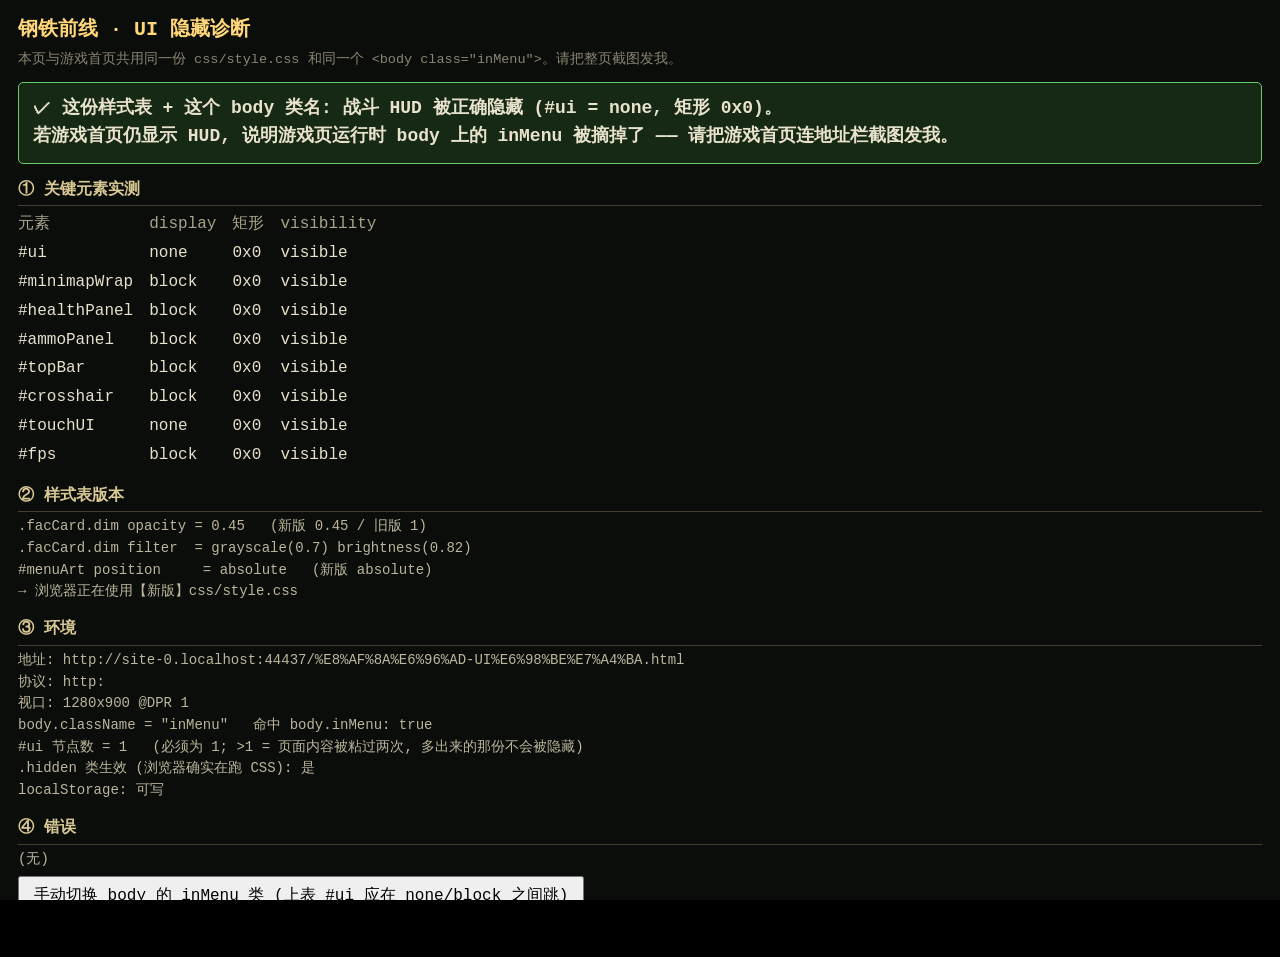
<file: 诊断-UI显示.html>
<!DOCTYPE html>
<html lang="zh-CN">
<head>
<meta charset="UTF-8">
<title>钢铁前线 · UI 隐藏诊断 (双击打开 · 请整页截图发我)</title>
<link rel="stylesheet" href="css/style.css">
<style>
body { margin:0; padding:14px 18px 40px; background:#0b0d0a; color:#e8e2cc;
font-family:Consolas,"Microsoft YaHei",monospace; font-size:16px; line-height:1.55; }
h1 { font-size:20px; color:#ffd77a; margin:0 0 2px; }
h2 { font-size:16px; color:#d8c894; margin:14px 0 4px; border-bottom:1px solid rgba(200,180,130,.3); padding-bottom:3px; }
table { border-collapse:collapse; }
td,th { padding:2px 16px 2px 0; white-space:nowrap; }
th { color:#a8a48c; font-weight:400; text-align:left; }
#verdict { font-size:18px; padding:12px 14px; margin:10px 0; border-radius:5px; white-space:pre-wrap; font-weight:700; }
#verdict.good { background:rgba(60,140,60,.22); border:1px solid #6c6; }
#verdict.b { background:rgba(160,40,30,.28); border:1px solid #c66; }
#verdict.w { background:rgba(150,120,30,.28); border:1px solid #ca6; }
pre { white-space:pre-wrap; color:#bcb69c; font-size:14px; }
small { color:#8a8570; font-size:13.5px; }
button { font:inherit; padding:6px 14px; margin-top:6px; cursor:pointer; }
</style>
</head>
<body class="inMenu">
<!-- 与游戏首页同构: 同一份 css/style.css + 同一个 <body class="inMenu"> -->
<div id="ui" style="position:fixed;inset:0;pointer-events:none">
<div id="crosshair">+</div>
<div id="minimapWrap"><canvas id="minimap" width="190" height="190"></canvas></div>
<div id="topBar">顶栏</div>
<div id="healthPanel"><span id="hpNum">100</span></div>
<div id="ammoPanel">弹药</div>
<div id="fps">60 FPS</div>
</div>
<div id="touchUI"><div class="tbtn" id="tFire">开火</div></div>
<!-- 版本探针: 新版 CSS 专属规则, 判断浏览器吃的是哪一版样式表 -->
<div id="menuArt" style="display:block"><div id="menuArtFac"><div class="facCard dim" id="verProbe"></div></div></div>

<h1>钢铁前线 · UI 隐藏诊断</h1>
<small>本页与游戏首页共用同一份 css/style.css 和同一个 <code>&lt;body class="inMenu"&gt;</code>。请把整页截图发我。</small>
<div id="verdict">检测中…</div>
<h2>① 关键元素实测</h2><table id="t1"></table>
<h2>② 样式表版本</h2><pre id="t2">…</pre>
<h2>③ 环境</h2><pre id="t3">…</pre>
<h2>④ 错误</h2><pre id="t4">(无)</pre>
<button onclick="document.body.classList.toggle('inMenu')">手动切换 body 的 inMenu 类 (上表 #ui 应在 none/block 之间跳)</button>

<script>
var L2=[], L3=[], L4=[];
function el(id){ return document.getElementById(id); }
function probe(sel){
var list=document.querySelectorAll(sel);
if(!list.length) return [sel+' (0 个)','—','—','—'];
var e=list[0], cs=getComputedStyle(e), r=e.getBoundingClientRect();
return [sel+(list.length>1?(' (共 '+list.length+' 个!)'):''), cs.display,
Math.round(r.width)+'x'+Math.round(r.height), cs.visibility];
}
var sels=['#ui','#minimapWrap','#healthPanel','#ammoPanel','#topBar','#crosshair','#touchUI','#fps'];
var html='<tr><th>元素</th><th>display</th><th>矩形</th><th>visibility</th></tr>';
var uiRow=null;
for(var i=0;i<sels.length;i++){
var r=probe(sels[i]);
if(sels[i]==='#ui') uiRow=r;
html+='<tr><td>'+r[0]+'</td><td>'+r[1]+'</td><td>'+r[2]+'</td><td>'+r[3]+'</td></tr>';
}
el('t1').innerHTML=html;

// ② 样式表版本探针
var vpcs=getComputedStyle(el('verProbe')), macs=getComputedStyle(el('menuArt'));
var newCss=(Math.abs(parseFloat(vpcs.opacity)-0.45)<0.01)||(vpcs.filter&&vpcs.filter!=='none')||macs.position==='absolute';
L2.push('.facCard.dim opacity = '+vpcs.opacity+'   (新版 0.45 / 旧版 1)');
L2.push('.facCard.dim filter  = '+vpcs.filter);
L2.push('#menuArt position     = '+macs.position+'   (新版 absolute)');
L2.push(newCss ? '→ 浏览器正在使用【新版】css/style.css' : '→ 浏览器用的是【旧版】样式表 (缓存)');

// ③ 环境
L3.push('地址: '+location.href);
L3.push('协议: '+location.protocol+(location.protocol==='file:'?'  (file:// 双击直开)':''));
L3.push('视口: '+innerWidth+'x'+innerHeight+' @DPR '+devicePixelRatio);
L3.push('body.className = "'+document.body.className+'"   命中 body.inMenu: '+document.body.matches('body.inMenu'));
L3.push('#ui 节点数 = '+document.querySelectorAll('#ui').length+'   (必须为 1; >1 = 页面内容被粘过两次, 多出来的那份不会被隐藏)');
L3.push('.hidden 类生效 (浏览器确实在跑 CSS): '+(function(){var t=document.createElement('div');t.className='hidden';t.style.display='none';document.body.appendChild(t);var v=getComputedStyle(t).display==='none';t.parentNode.removeChild(t);return v?'是':'否 ← 异常';})());
try{ localStorage.setItem('__t','1'); localStorage.removeItem('__t'); L3.push('localStorage: 可写'); }
catch(e){ L3.push('localStorage: 不可用 ('+e.name+')'); }

// 判定
var n=document.querySelectorAll('#ui').length;
var ok=uiRow&&uiRow[1]==='none';
var v=el('verdict');
if(n>1){
v.className='b';
v.textContent='✗ 页面上有 '+n+' 个 #ui —— 内容被粘过两次或打开的是拼接副本。\n'
+'CSS 的 body.inMenu #ui 只能隐藏其中一个, 其余会一直显示。请用磁盘上原始的 index.html。';
}else if(ok&&newCss){
v.className='good';
v.textContent='✓ 这份样式表 + 这个 body 类名: 战斗 HUD 被正确隐藏 (#ui = none, 矩形 0x0)。\n'
+'若游戏首页仍显示 HUD, 说明游戏页运行时 body 上的 inMenu 被摘掉了 —— 请把游戏首页连地址栏截图发我。';
}else if(ok&&!newCss){
v.className='w';
v.textContent='! 隐藏规则本身没问题, 但浏览器吃的是【旧版 css/style.css】。\n请在游戏首页 Ctrl+F5 强制刷新, 再来截一次本页。';
}else{
v.className='b';
v.textContent='✗ 这一版样式表里 #ui 竟然没被隐藏 (display='+(uiRow?uiRow[1]:'?')+'), 样式版本='+(newCss?'新':'旧')+'。\n请把本页 + 游戏首页一起截图发我。';
}
el('t2').textContent=L2.join('\n');
el('t3').textContent=L3.join('\n');
el('menuArt').parentNode.removeChild(el('menuArt'));
</script>
<script>
window.onerror=function(m,s,l){ L4.push('JS 错误: '+m+'  @'+String(s||'').split('/').pop()+':'+l); document.getElementById('t4').textContent=L4.join('\n'); return false; };
window.addEventListener('error',function(e){
if(e.target&&e.target.tagName){ L4.push('资源加载失败: '+e.target.tagName+' '+(e.target.src||e.target.href||'')); document.getElementById('t4').textContent=L4.join('\n'); }
},true);
</script>
</body>
</html>
</file>
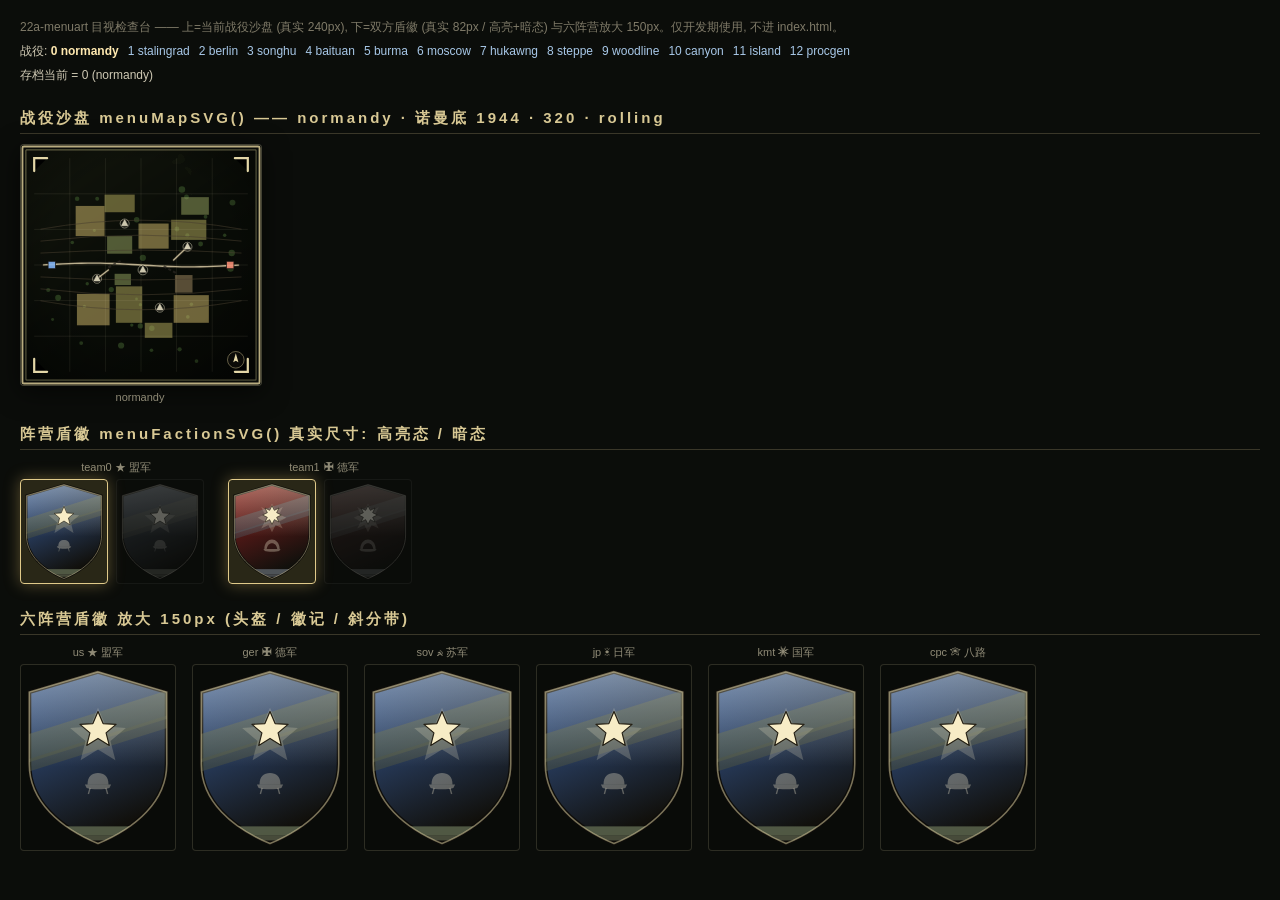
<file: dev/menuart-preview.html>
<!DOCTYPE html>
<html lang="zh-CN">
<head>
<meta charset="UTF-8">
<title>22a-menuart 目视检查台 (dev, 不进游戏)</title>
<!-- ?c=N 指定战役 (缺省取存档)。localStorage 垫片只拦 sf_campaign 一个键, 其余透传真存档 ——
     00-config 按真实游戏路径读档, 沙盘拿到的 CAMPAIGN/RIVER/BRIDGES/WOOD/STEPPE/MAP_SIZE 与实机一致 -->
<script>
(function(){
var q=new URLSearchParams(location.search), c=q.get('c');
if(c===null) return;
try{
var real=window.localStorage;
var shim={getItem:function(k){ return k==='sf_campaign'?String(Number(c)):real.getItem(k); },
setItem:function(k,v){ return real.setItem(k,v); },
removeItem:function(k){ return real.removeItem(k); }, key:function(i){ return real.key(i); }};
Object.defineProperty(shim,'length',{get:function(){ return real.length; }});
Object.defineProperty(window,'localStorage',{configurable:true,get:function(){ return shim; }});
}catch(e){}
})();
</script>
<script src="../js/00-config.js"></script>
<script src="../js/22a-menuart.js"></script>
<style>
body { margin:0; padding:16px 20px 40px; background:#0b0d0a; color:#cfc9b4;
font-family:"Segoe UI","Microsoft YaHei",sans-serif; }
h2 { font-size:15px; letter-spacing:3px; color:#d8c894; font-weight:600; margin:22px 0 10px;
border-bottom:1px solid rgba(200,180,130,.25); padding-bottom:5px; }
.row { display:flex; flex-wrap:wrap; gap:16px; align-items:flex-start; }
.cell { width:240px; }
/* 真实尺寸: 与游戏内 #menuArtMap 一致 */
.mapCard { width:240px; line-height:0; border:1px solid rgba(210,200,160,.28); border-radius:4px;
overflow:hidden; background:rgba(8,10,7,.45); box-shadow:0 6px 26px rgba(0,0,0,.6); }
.mapCard svg { width:100%; height:auto; display:block; }
/* 真实尺寸: 与游戏内 #menuArtFac .facCard 一致 */
.facRow { display:flex; gap:12px; }
.facCard { width:82px; line-height:0; padding:2px; border:1px solid rgba(210,200,160,.18); border-radius:4px;
background:rgba(8,10,7,.4); }
.facCard.on { border-color:#e0ca8a; background:rgba(200,175,95,.16); box-shadow:0 0 16px rgba(214,182,102,.4); }
.facCard.dim { opacity:.45; filter:grayscale(.7) brightness(.82); }
.facCard svg { width:100%; height:auto; display:block; }
.big .facCard { width:150px; }
.nav { font-size:12px; line-height:2; }
.nav a { color:#a8c8e8; text-decoration:none; margin-right:9px; }
.nav a.here { color:#ffe9b0; font-weight:700; }
.note { font-size:12px; color:#7f7a68; line-height:1.9; }
</style>
</head>
<body>
<div class="note">22a-menuart 目视检查台 —— 上=当前战役沙盘 (真实 240px), 下=双方盾徽 (真实 82px / 高亮+暗态) 与六阵营放大 150px。仅开发期使用, 不进 index.html。</div>
<div class="nav" id="nav"></div>
<h2 id="h1">战役沙盘 menuMapSVG()</h2>
<div class="row" id="maps"></div>
<h2>阵营盾徽 menuFactionSVG() 真实尺寸: 高亮态 / 暗态</h2>
<div class="row" id="facs"></div>
<h2>六阵营盾徽 放大 150px (头盔 / 徽记 / 斜分带)</h2>
<div class="row big" id="facsBig"></div>
<script>
'use strict';
// 战役切换靠"重新加载" (?c=N): 不能就地改 CAMPAIGN —— MAP_SIZE/RIVER/BRIDGES/WOOD/STEPPE 是 const。
const nav=document.getElementById('nav');
nav.innerHTML='战役: '+CAMPAIGNS.map((c,i)=>
'<a href="?c='+i+'"'+(i===CAMPAIGN_IDX?' class="here"':'')+'>'+i+' '+c.id+'</a>').join('')
+'<br>存档当前 = '+CAMPAIGN_IDX+' ('+CAMPAIGN.id+')';
document.getElementById('h1').textContent='战役沙盘 menuMapSVG() —— '+CAMPAIGN.id+' · '+CAMPAIGN.title+' · '+(CAMPAIGN.mapSize||320)+' · '+CAMPAIGN.terr;
document.getElementById('maps').innerHTML='<div class="cell"><div class="mapCard">'+menuMapSVG()
+'</div><div style="font-size:11px;color:#8f8a76;text-align:center;margin-top:5px">'+CAMPAIGN.id+'</div></div>';
// 双方盾徽 (本战役 TEAM_FACTION[0/1]) + 全部六阵营放大
const facs=document.getElementById('facs');
for(let t=0;t<2;t++){
const w=document.createElement('div');
w.innerHTML='<div style="font-size:11px;color:#8f8a76;text-align:center;margin-bottom:4px">team'+t+' '+TEAM_FACTION[t].sym+' '+TEAM_FACTION[t].short+'</div>';
for(const cls of ['on','dim']){
const d=document.createElement('div'); d.className='facCard '+cls;
d.innerHTML=menuFactionSVG(t); d.style.display='inline-block'; d.style.marginRight='8px';
w.appendChild(d);
}
facs.appendChild(w);
}
const big=document.getElementById('facsBig');
for(const key of ['us','ger','sov','jp','kmt','cpc']){
const F=FACTIONS[key], back=TEAM_FACTION[0];
TEAM_FACTION[0]=F;
const svg=menuFactionSVG(0);
TEAM_FACTION[0]=back;
const w=document.createElement('div');
w.innerHTML='<div style="font-size:11px;color:#8f8a76;text-align:center;margin-bottom:4px">'+key+' '+F.sym+' '+F.short+'</div>';
const d=document.createElement('div'); d.className='facCard'; d.innerHTML=svg;
w.appendChild(d); big.appendChild(w);
}
</script>
</body>
</html>
</file>
<file: css/style.css>
* { margin:0; padding:0; box-sizing:border-box; }
html,body { width:100%; height:100%; overflow:hidden; background:#000; font-family:"Segoe UI","Microsoft YaHei",sans-serif; user-select:none; -webkit-user-select:none; touch-action:manipulation; }
/* 英语存档 (html.lang-en 由 index.html 首屏引导脚本挂上): 静态节点要等 i18nBoot 盖章才变英文 ——
   先把中文原文藏起来, 避免"先闪中文再变英文"。
   ★ 2026-09-25 修: 旧选择器写成 :not([data-i18n=""]) —— 那是"属性有值"的意思, 而本页 105 个 data-i18n
   全是**裸属性**(值恒为空串) ⇒ 规则一个节点都匹配不到, 遮挡从未生效 (EN 存档照旧先闪中文)。
   裸属性节点在 i18nBoot 盖章后属性才变成中文键, 此前必须按"有属性就当值"来挡, 故去掉 :not。 */
html.lang-en [data-i18n],
html.lang-en [data-i18n-html] { visibility:hidden; }
/* 选战役后重载 (html.boot-play): 首帧就停靠「开始游戏」面板, 不让主菜单闪现 (JS 不起作用时的 CSS 兜底) */
html.boot-play #mHome { display:none; }
/* ★ 2026-09-25 修: #mPlay 带 class="mSub hidden", 而 .hidden{display:none!important} 是 !important —— 
   普通声明永远输给它 ⇒ 这条兜底形同虚设, JS 起效前停靠栏整个空白 (脚本链崩掉时更是零按钮)。 */
html.boot-play #mPlay { display:block !important; }
/* 脚本链中途失败 (index.html 兜底脚本给 <body> 加 bootFail): 唯一诉求 = 别留下"空白停靠栏"死局 ——
   boot-play 的 #mHome 隐藏必须让位, 菜单文字也该照常可见 (lang-en 若有残留由 i18nBoot 自行摘除)。 */
body.bootFail #mHome { display:block !important; }
body.bootFail #mPlay { display:block !important; }
body.bootFail #menu { pointer-events:auto; }
canvas.game { display:block; }
.hidden { display:none !important; }
#ui { position:fixed; inset:0; pointer-events:none; z-index:10; overflow:hidden; }
/* ===== 移动端触控 ===== */
#touchUI { display:none; position:fixed; inset:0; z-index:40; pointer-events:none; }
body.mobile #touchUI { display:block; }
#tStick { position:fixed; left:40px; bottom:60px; width:120px; height:120px; border:2px solid rgba(255,255,255,.25); border-radius:50%; background:rgba(0,0,0,.18); pointer-events:none; opacity:.75; }
#tKnob { position:absolute; left:50%; top:50%; width:52px; height:52px; margin:-26px; border-radius:50%; background:rgba(255,255,255,.3); border:1px solid rgba(255,255,255,.4); }
.tbtn { position:fixed; pointer-events:auto; display:flex; align-items:center; justify-content:center; color:rgba(255,255,255,.85); background:rgba(10,14,8,.45); border:1.5px solid rgba(255,255,255,.3); border-radius:50%; font-size:13px; text-shadow:0 1px 2px #000; }
.tbtn:active,.tbtn.on { background:rgba(255,215,110,.35); border-color:rgba(255,220,140,.8); }
#tFire { right:36px; bottom:76px; width:96px; height:96px; font-size:17px; background:rgba(160,40,20,.35); }
#tFire2 { left:200px; bottom:150px; width:70px; height:70px; font-size:14px; background:rgba(160,40,20,.3); }
#tAds { right:150px; bottom:60px; width:64px; height:64px; }
#tJump { right:30px; bottom:190px; width:58px; height:58px; }
#tCrouch { right:104px; bottom:186px; width:50px; height:50px; }
#tProne { right:164px; bottom:150px; width:46px; height:46px; }
#tReload { right:44px; top:46%; width:54px; height:54px; }
#tNade { right:110px; top:36%; width:48px; height:48px; }
#tHeal { right:44px; top:33%; width:46px; height:46px; }
#tUse { right:112px; top:47%; width:50px; height:50px; }
#tSwap { left:24px; top:36%; width:48px; height:48px; }
#tSprint { left:24px; bottom:200px; width:54px; height:54px; }
#tSkill { left:24px; bottom:274px; width:54px; height:54px; background:rgba(60,110,50,.4); }
#tBuild5 { left:92px; bottom:268px; width:46px; height:46px; }
#tMelee { right:196px; bottom:224px; width:46px; height:46px; }
#tSmoke { right:172px; top:33%; width:44px; height:44px; }
#tATN { right:172px; top:42%; width:44px; height:44px; background:rgba(150,90,20,.35); }
#tSquad { left:88px; top:33%; width:44px; height:44px; }
#tFollow { left:88px; top:42%; width:44px; height:44px; }
/* 第三人称视角键 (2026-09-20 三人称批): 排在左列小队/跟随之下, 同一竖直节奏 (33%/42%/51%)。
   只有 #touchUI 铺开时 (body.mobile) 才出现, 桌面端不受影响 (见 L14-15); 显示时机由
   24-main 的 updateTouchVis 控制 (步战且未上载具/阵位)。 */
#tView { left:88px; top:51%; width:44px; height:44px; }
/* 指挥官触控键 (2026-10-26 排查轮二审 修复 B-8): 桌面端靠"通讯仪右键开图 / 按住 N 减速", 触屏两个都没有 ——
   移动端选指挥官等于拿了个没有技能的兵种 (右下角没有开图入口, 减速键 N 也没有触控入口)。
   tCmdMap = 开/关指挥地图 (点按, 走 cmdMapToggle 单源); tSlow = 按住减速 (与 N 键同一条 CMD.slowOn 消费)。
   位置取左列小队/跟随/视角 (33%/42%/51%) 下方的空档 60%, 不挤占任何既有按键。 */
#tCmdMap { left:24px; top:60%; width:48px; height:48px; background:rgba(60,110,50,.4); }
#tSlow { left:88px; top:60%; width:48px; height:48px; background:rgba(40,90,120,.42); }
#tScore { right:58px; top:6px; width:40px; height:40px; border-radius:8px; font-size:12px; }
#tMenu { right:10px; top:6px; width:40px; height:40px; border-radius:8px; font-size:18px; }
/* 竖屏窄幅 (2026-09-28C 触控审计): #tFire2(left:200,bottom:150) 会压到 #tProne(right:164) —— 就近挪到
   摇杆上方空档; 横屏(游戏常态)保持原位不动。 */
@media (orientation:portrait){ #tFire2 { left:110px; bottom:196px; } }
/* ===== 主菜单 ===== */
.menuScreen { background:none !important; pointer-events:none; }
/* 返回主界面 (2026-09-16 本批): 部署/暂停/结算三处共用 —— 与主动作按钮分行, 略收暗以示次一级 */
.menuBackBtn { display:block; margin:14px auto 0; opacity:.88; }
/* 继续游戏没有可继续的战局时置灰 (2026-09-16 二批): 仍占位不下移, 只压暗去色表达"当前无可继续"。
   注意顺序: 本规则(48行)在 .bigBtn 基础样式(221行)之前, 所以用 :not() 把"已置灰"的按钮从 hover 规则里排除掉,
   否则后面的 .bigBtn:hover 会把灰按钮重新点亮 */
.bigBtn:disabled, .bigBtn.off { opacity:.4; filter:grayscale(.75); cursor:default; }
/* 主菜单/结算期间: 战斗 HUD 与触控层整体隐藏 (航拍动态不叠游戏 UI, 2026-09-13 用户指示) */
body.inMenu #ui, body.inMenu #touchUI { display:none !important; }
/* 部署界面期间: 同样整体隐藏 (2026-09-20 第6条修复)。
   用户截图里的那个"主页"其实是**部署界面**: startGame() 摘掉 inMenu 打开 #deploy, 而 .screen 的底色是
   radial-gradient(...,rgba(40,48,34,.94), rgba(8,10,6,.97)) (本文件 245 行) —— 只有 94~97% 不透明,
   z-index:10 的战斗 HUD 就从遮罩底下透出来 (小地图/血条/弹药面板/顶栏肉眼可见)。隐藏规则本身没错, 缺的是
   "人在部署界面"这个状态 ⇒ 另开 body.inDeploy (与 inMenu 同构、语义分开; 判据与挂摘点见 22-hud syncDeployHud)。
   ★ 不要改成"把 .screen 背景调成全不透明": 那只是把透出变暗, HUD 仍在渲染树里逐帧布局绘制 (白烧性能),
     也没满足用户要的"隐藏 UI"。 */
body.inDeploy #ui, body.inDeploy #touchUI { display:none !important; }
/* F1 隐藏战斗 HUD (2026-10-07c 用户需求): 战斗中的"纯净画面"开关 —— 与 inMenu/inDeploy 同构的
   整体隐藏, 挂摘点在 19-input (F1 键), 不进存档 (刷新即回显)。部署/暂停/结算页都在 #ui 外, 不受影响。 */
body.hudHide #ui, body.hudHide #touchUI { display:none !important; }
#menuDock { pointer-events:auto; position:absolute; top:0; right:0; bottom:0; width:min(560px,94vw);
display:flex; flex-direction:column; padding:44px 88px 44px 44px; overflow:auto;
background:linear-gradient(to left, rgba(0,0,0,.88) 55%, rgba(0,0,0,.55) 80%, transparent); }
/* 单面板纵向安全居中: auto margin 在内容高于视口时自动退化为顶对齐+可滚动 (不裁顶) */
#menuDock > div { margin:auto 0; }
/* ===== 主菜单左上角装饰画面 (2026-09-13): 两张独立 SVG 卡片竖排 = 战役沙盘 + 阵营盾徽 =====
   纯图形不带文字, 数据源为 00-config 单源 (改战役条目左侧沙盘自动跟着变, 见 js/22a-menuart.js) */
#menuArt { position:absolute; left:20px; top:20px; z-index:10; display:flex; flex-direction:column; gap:12px; pointer-events:none; }
#menuArt.hidden { display:none !important; }
#menuArtMap { width:240px; line-height:0; border:1px solid rgba(210,200,160,.28); border-radius:4px; overflow:hidden;
background:rgba(8,10,7,.45); box-shadow:0 6px 26px rgba(0,0,0,.6); }
#menuArtMap svg { width:100%; height:auto; display:block; }
#menuArtFac { display:flex; gap:12px; pointer-events:auto; }
#menuArtFac .facCard { pointer-events:auto; cursor:pointer; width:82px; line-height:0; padding:3px; border:2px solid rgba(210,200,160,.22); border-radius:6px; background:rgba(8,10,7,.55); transition:all .15s; }
#menuArtFac .facCard svg { width:100%; height:auto; display:block; }
#menuArtFac .facCard:hover { transform:scale(1.05); }
#menuArtFac .facCard.dim { opacity:.45; filter:grayscale(.7) brightness(.82); }
#menuArtFac .facCard.dim:hover { opacity:.85; filter:grayscale(.15); }
#menuArtFac .facCard.on { border-color:#f0dc9e; background:rgba(200,175,95,.24); box-shadow:0 0 18px rgba(230,195,110,.55); transform:scale(1.03); }
/* 触屏: 控件区与触控键已占满屏幕, 装饰画面让位 */
body.mobile #menuArt { display:none; }
/* 窄屏兜底: 右侧停靠栏铺满时左上角没有位置 */
@media (max-width:820px){
#menuArtMap { width:160px; }
#menuArtFac .facCard { width:62px; }
}
@media (max-width:620px){
#menuArt { display:none; }
}
#menu.hasSub #menuDock { width:min(880px,96vw); padding:36px 64px 36px 40px; background:linear-gradient(to left, rgba(0,0,0,.93) 62%, rgba(0,0,0,.6) 86%, transparent); }
#menu.hasCombatHub #menuDock { width:min(980px,94vw); padding:20px 28px 20px 24px; }
#mHome { text-align:center; }
#menuDock .mSub { width:100%; background:rgba(10,12,8,.55); border:1px solid rgba(210,200,160,.22); border-radius:6px; padding:16px 20px; backdrop-filter:blur(4px); flex:none; }
/* 主标题禁止折行: 480px 蒙版时代 "钢 铁 前 线" 会被折成两行 (2026-09-13 用户反馈) */
.gameLogo { text-align:center; font-size:52px; font-weight:800; letter-spacing:14px; white-space:nowrap; color:#e8dcb0; text-shadow:0 2px 0 #4a3f22, 0 6px 22px rgba(0,0,0,.8); margin-top:10px; }
/* EN 主标题: 拉丁字母配 14px 字距过散, lang-en 下收紧 (2026-11-17 批1: gameLogo 加 data-i18n, 词典键 '钢 铁 前 线') */
html.lang-en .gameLogo { letter-spacing:8px; }
.gameLogoSub { text-align:center; font-size:13px; letter-spacing:6px; color:rgba(220,210,170,.55); margin:4px 0 14px; }
.menuNav { display:flex; flex-direction:column; align-items:center; gap:12px; margin:30px 0 26px; }
.navBtn { width:320px; max-width:100%; font-size:19px; letter-spacing:8px; padding:14px 0; }
.mSubTitle { text-align:center; letter-spacing:8px; color:#d8c894; font-weight:600; margin-bottom:12px; }
.backBtn { opacity:.8; }
/* 语言/实验按钮选中态 */
.langBtn.sel { background:rgba(200,175,95,.28); border-color:#d8c080; color:#ffe9b0; }
/* ===== 主菜单「战绩数据」面板 (2026-09-16 记录批): 各图历史最佳一表 =====
   横向 8 列 = 地图 + 得分 + 六项战绩; 内容高于视口时面板整体滚动 (与设置/说明面板同一滚动容器),
   窄屏给最小宽度并允许横向滚动 (列多, 压缩会挤成两行) */
#recWrap { max-height:min(56vh,540px); overflow:auto; margin:4px 0 10px; }
.recGrid { display:flex; flex-direction:column; gap:6px; min-width:660px; }
.recRow { display:grid; grid-template-columns:1.7fr repeat(7,1fr); gap:6px; align-items:center;
 background:rgba(255,255,255,.045); border:1px solid rgba(255,255,255,.08); border-radius:5px; padding:7px 10px; }
.recRow.head { background:rgba(200,175,95,.12); border-color:rgba(210,190,130,.3); }
.recRow.head .recMap, .recRow.head .recV { font-size:11.5px; color:#d8c894; letter-spacing:1px; font-weight:600; }
.recRow.empty { opacity:.55; }
.recMap { text-align:left; line-height:1.35; }
.recMap .rmT { font-size:13.5px; color:#ecdfb4; letter-spacing:1px; }
.recMap .rmS { font-size:10.5px; color:#8f8b76; margin-left:6px; }
.recV { text-align:center; font-size:14px; color:#e8dcb0; font-weight:600; }
.recV.none { color:#6a6a5c; font-weight:400; }
.recNote { font-size:11.5px; color:#9a9478; letter-spacing:.5px; text-align:center; line-height:1.6; }
/* ===== 数据成就双页签 + 成就列表 (2026-11-11 成就批): 与战备大厅 .mode-tabs 同款 ===== */
#dataAchPane { max-height:min(56vh,540px); overflow:auto; margin:4px 0 10px; min-width:660px; }
.achSum { font-size:12.5px; color:#d8c894; letter-spacing:1px; margin:2px 0 8px; text-align:center; }
.achRow { display:grid; grid-template-columns:46px 1fr auto; gap:12px; align-items:center; background:rgba(255,255,255,.045); border:1px solid rgba(255,255,255,.08); border-radius:5px; padding:9px 12px; margin-bottom:6px; }
.achRow.done { border-color:rgba(216,178,90,.5); background:rgba(216,178,90,.09); }
.achIco { font-size:22px; text-align:center; filter:grayscale(1) opacity(.55); }
.achRow.done .achIco { filter:none; }
.achMain { text-align:left; min-width:0; }
.achName { font-size:15px; color:#ecdfb4; letter-spacing:2px; font-weight:700; }
.achDesc { font-size:12px; color:#9a9478; margin-top:2px; line-height:1.5; }
.achProg { font-size:11.5px; color:#c9b98a; margin-top:3px; letter-spacing:.5px; }
.achState { font-size:11.5px; letter-spacing:1px; color:#6a6a5c; white-space:nowrap; }
.achRow.done .achState { color:#ffd77a; font-weight:700; }
.achNote { font-size:11.5px; color:#9a9478; text-align:center; margin-top:8px; letter-spacing:.5px; }
/* 终身累计六格 (2026-11-11 数据批): 数据统计页签顶部 */
.lifeGrid { display:grid; grid-template-columns:repeat(3,1fr); gap:6px; margin:4px 0 14px; }
.lifeCell { background:rgba(255,255,255,.03); border:1px solid rgba(216,178,90,.22); border-radius:6px; padding:7px 6px 6px; text-align:center; }
.lifeV { font-size:17px; font-weight:800; color:#ffd77a; letter-spacing:.5px; }
.lifeK { font-size:10.5px; color:#9a9478; margin-top:2px; letter-spacing:1px; }
/* 清除游戏数据武装态 (2026-11-11 数据批) */
.optBtn.danger { border-color:#c25b4a !important; color:#ff9d8a; background:rgba(160,60,40,.18); }
/* 成就解锁 Toast (2026-11-11 加料版): 挂 body (F1 藏 HUD 不吞)。位置双形制 (sf_ach_pos, 27-achievements achToastPump 每次弹出现读):
   posTR = 右上 killfeed 下方竖卡 (金带头章 + 图标脉动 + 名称/描述/进度, 从右滑入);
   posBC = 屏幕正下居中横匾 (礼带线 + 居中大字, 从下升起)。同一 DOM 骨架, 纯 CSS 分形。 */
#achToast { position:fixed; z-index:60; pointer-events:none; width:288px; opacity:0; background:linear-gradient(160deg,#241f12,#141109 55%,#1b160c); border:1px solid rgba(216,178,90,.8); border-radius:7px; overflow:hidden; box-shadow:0 6px 24px rgba(0,0,0,.6), 0 0 22px rgba(216,178,90,.14); }
#achToast::before { content:''; position:absolute; inset:0; background:linear-gradient(112deg,transparent 32%,rgba(255,222,130,.13) 46%,rgba(255,238,185,.2) 50%,transparent 64%); transform:translateX(-130%); }
#achToast.show::before { transform:translateX(130%); transition:transform 1.05s ease .3s; }
#achToast .achTRibbon { font-size:10.5px; letter-spacing:4px; color:#2b2008; background:linear-gradient(90deg,#e8c363,#ffe9a8 45%,#d8b25a); padding:3px 12px 4px; font-weight:700; }
#achToast .achTBody { display:flex; align-items:center; gap:11px; padding:9px 13px 11px; }
#achToast .achTIco { font-size:28px; line-height:1; filter:drop-shadow(0 0 7px rgba(255,205,95,.55)); animation:achPulse 1.5s ease-in-out infinite; }
@keyframes achPulse { 0%,100% { transform:scale(1); } 50% { transform:scale(1.16); } }
#achToast .achTMain { flex:1; min-width:0; }
#achToast .achTName { font-size:16px; font-weight:800; letter-spacing:2px; color:#ffd77a; text-shadow:0 1px 4px #000; }
#achToast .achTDesc { font-size:11.5px; color:#b5ad93; line-height:1.45; margin-top:2px; }
#achToast .achTProg { font-size:11px; color:#9fd07f; letter-spacing:.5px; margin-top:4px; }
/* posTR = 右上竖卡: 从右滑入 */
#achToast.posTR { right:22px; top:176px; text-align:left; transform:translateX(30px) scale(.96); transition:opacity .35s, transform .4s cubic-bezier(.18,.85,.28,1.18); }
#achToast.posTR.show { opacity:1; transform:translateX(0) scale(1); }
/* posBC = 正下横匾: 底部居中升起, 礼带化 (ribbon → 居中双线礼带, 竖排居中) */
#achToast.posBC { left:50%; bottom:26px; width:480px; text-align:center; border-radius:10px; border-left:4px solid #d8b25a; border-right:4px solid #d8b25a; transform:translate(-50%,26px) scale(.97); transition:opacity .4s, transform .45s cubic-bezier(.16,.9,.3,1.15); }
#achToast.posBC.show { opacity:1; transform:translate(-50%,0) scale(1); }
#achToast.posBC .achTRibbon { background:none; color:#ffe9a8; font-size:11.5px; letter-spacing:6px; padding:10px 14px 0; display:flex; align-items:center; gap:10px; justify-content:center; }
#achToast.posBC .achTRibbon::before { content:''; flex:1; height:1px; background:linear-gradient(90deg,transparent,rgba(232,195,99,.85)); }
#achToast.posBC .achTRibbon::after { content:''; flex:1; height:1px; background:linear-gradient(90deg,rgba(232,195,99,.85),transparent); }
#achToast.posBC .achTBody { flex-direction:column; gap:6px; padding:8px 16px 14px; }
#achToast.posBC .achTIco { font-size:34px; }
#achToast.posBC .achTName { font-size:21px; letter-spacing:4px; }
#achToast.posBC .achTDesc { margin-top:3px; }
#achToast.posBC .achTProg { margin-top:6px; }
#crosshair { position:absolute; left:50%; top:50%; width:0; height:0; --gap:8px; }
#crosshair .chl { position:absolute; background:rgba(255,255,255,.92); box-shadow:0 0 3px rgba(0,0,0,.9); }
#crosshair .chl.t { left:-1px; bottom:var(--gap); width:2px; height:9px; }
#crosshair .chl.b { left:-1px; top:var(--gap); width:2px; height:9px; }
#crosshair .chl.l { top:-1px; right:var(--gap); height:2px; width:9px; }
#crosshair .chl.r { top:-1px; left:var(--gap); height:2px; width:9px; }
#crosshair .chdot { position:absolute; left:-1px; top:-1px; width:2px; height:2px; background:rgba(255,255,255,.95); }
/* 三档命中/击杀标识 (2026-09-30 批, 用户定案"同X加外框"): X 形不动, 按弹种档套外框 ——
   mg(枪械/机炮)=无框白 / shell(炮弹·火箭·鱼雷·高炮)=琥珀四角括号 / explo(手雷·航弹·爆炸)=黄锯齿环;
   kill 档整体变红 (含外框)。颜色单源 --hmC, 三档类由 21-match hmShow() 写入。 */
#hitmark { position:absolute; left:50%; top:50%; width:0; height:0; opacity:0; --hmC:#fff; }
#hitmark.shell { --hmC:#ffb340; }
#hitmark.explo { --hmC:#ffd23f; }
#hitmark.kill { --hmC:#ff5343; }
#hitmark span { position:absolute; width:2px; height:10px; background:var(--hmC); box-shadow:0 0 4px rgba(0,0,0,.8); }
#hitmark span:nth-child(1){ transform:translate(-8px,-14px) rotate(45deg); }
#hitmark span:nth-child(2){ transform:translate(6px,-14px) rotate(-45deg); }
#hitmark span:nth-child(3){ transform:translate(-8px,4px) rotate(-45deg); }
#hitmark span:nth-child(4){ transform:translate(6px,4px) rotate(45deg); }
/* 外框件 .hmF: 同一元素两个伪面分档 —— ::before=四角括号 (8 段线性渐变拼四角), ::after=虚线圆环 (锯齿感) */
#hitmark .hmF { position:absolute; display:none; }
#hitmark.shell .hmF, #hitmark.explo .hmF { display:block; }
#hitmark .hmF::before { content:''; position:absolute; inset:-16px; display:none; background-repeat:no-repeat; }
#hitmark.shell .hmF::before {
display:block;
background-image:
linear-gradient(var(--hmC),var(--hmC)),linear-gradient(var(--hmC),var(--hmC)),
linear-gradient(var(--hmC),var(--hmC)),linear-gradient(var(--hmC),var(--hmC)),
linear-gradient(var(--hmC),var(--hmC)),linear-gradient(var(--hmC),var(--hmC)),
linear-gradient(var(--hmC),var(--hmC)),linear-gradient(var(--hmC),var(--hmC));
background-position:0 0,0 0,100% 0,100% 0,0 100%,0 100%,100% 100%,100% 100%;
background-size:14px 3px,3px 14px,14px 3px,3px 14px,14px 3px,3px 14px,14px 3px,3px 14px;
filter:drop-shadow(0 0 2px rgba(0,0,0,.8)); }
#hitmark .hmF::after { content:''; position:absolute; inset:-14px; display:none; border:3px dashed var(--hmC); border-radius:50%; filter:drop-shadow(0 0 2px rgba(0,0,0,.8)); }
#hitmark.explo .hmF::after { display:block; }
/* 手雷预瞄 (2026-09-30 批重做): 点串 + **贴地**落点圈 + 精确弹着点; 22-hud updateNadeArc 逐帧投影写几何。
   圈走 SVG 路径 (圆周逐点取地形高后逐点投影 ⇒ 透视下自然躺在地上成椭圆), 不再是面向相机的屏幕正圆
   (旧版按相机右向量画屏幕正圆, 看着像悬在脸前的气泡 —— 用户 2026-09-30 报) */
#nadeArc { position:absolute; left:0; top:0; width:100%; height:100%; overflow:hidden; pointer-events:none; display:none; }
#nadeArc #naSvg { position:absolute; left:0; top:0; width:100%; height:100%; }
#nadeArc #naBlast { fill:rgba(255,180,60,.10); stroke:rgba(255,205,90,.55); stroke-width:1.5; stroke-dasharray:7 5; }
#nadeArc #naSpot { fill:rgba(255,225,140,.18); stroke:rgba(255,236,165,.95); stroke-width:2; }
#nadeArc #naDot { fill:rgba(255,240,190,.95); stroke:none; }
#nadeArc #naAir { fill:none; stroke:rgba(255,205,90,.9); stroke-width:2; stroke-dasharray:4 4; }
/* 入水哑火档 (2026-09-30 批2): 深水落点雷不炸 (fizzle), 三个圈降档成冷色 —— 免得"看着要炸其实哑火"。
   落点圈仍然照画 (用户裁定"总是画地面落点范围"), 只是换成冷色虚线并把中心点调暗。 */
#nadeArc.naWater #naBlast { fill:rgba(150,190,220,.08); stroke:rgba(170,205,230,.5); }
#nadeArc.naWater #naSpot { fill:rgba(190,220,240,.12); stroke:rgba(200,225,245,.8); }
#nadeArc.naWater #naDot { fill:rgba(215,235,250,.9); }
#nadeArc .na { position:absolute; width:6px; height:6px; border-radius:50%; background:rgba(255,225,140,.85); box-shadow:0 0 3px rgba(0,0,0,.6); transform:translate(-50%,-50%); }
/* ★2026-11-03 批 (用户复报"第一次弹射开始的预瞄线不显示"): 旧值 4px/.45α/无投影/0.65 不透明度在亮草地上
   有效可见度不足三成 ≈ 隐形 —— 弹跳/滚动段提亮一档, 仍与空中实心段 (6px/.85α) 保持主次之分 */
#nadeArc .na.na-bounce { width:5px; height:5px; background:rgba(255,195,85,.9); box-shadow:0 0 3px rgba(0,0,0,.55); opacity:0.9; }
#nadeChargeTip { position:absolute; left:50%; top:calc(50% + 28px); transform:translateX(-50%); font-size:11px; font-weight:600; letter-spacing:0.5px; color:#ffd77a; text-shadow:0 0 6px rgba(255,215,122,.4), 0 1px 3px rgba(0,0,0,.9); background:rgba(15,18,12,.65); border:1px solid rgba(255,215,122,.3); border-radius:10px; padding:2px 8px; pointer-events:none; white-space:nowrap; display:none; z-index:5; }
#ammoPanel { position:absolute; right:26px; bottom:24px; color:#eee; text-align:right; text-shadow:0 1px 3px rgba(0,0,0,.9); }
#ammoPanel #wname { font-size:15px; letter-spacing:2px; color:#d8c894; }
#ammoPanel #wmode { font-size:11px; color:#9aa; letter-spacing:1px; margin-left:8px; }
#ammoPanel .ammoRow { font-size:40px; font-weight:700; line-height:1; margin-top:2px; }
#ammoPanel #resN { font-size:20px; color:#9a9a8a; font-weight:400; }
#ammoPanel #nadeN { font-size:14px; color:#bba; margin-top:3px; }
#healthPanel { position:absolute; left:26px; bottom:24px; width:230px; }
#hpNum { color:#eee; font-size:30px; font-weight:700; text-shadow:0 1px 3px rgba(0,0,0,.9); display:inline-block; min-width:56px; }
#hpBarWrap { display:inline-block; width:160px; height:9px; background:rgba(0,0,0,.55); border:1px solid rgba(255,255,255,.25); vertical-align:6px; }
#hpBar { height:100%; width:100%; background:#cfe0c0; transition:width .15s; }
#stamBarWrap { margin-top:5px; margin-left:62px; width:160px; height:4px; background:rgba(0,0,0,.5); }
#stamBar { height:100%; width:100%; background:rgba(220,220,190,.65); }
#minimapWrap { position:absolute; left:18px; top:18px; width:190px; height:190px; border:2px solid rgba(210,200,160,.35); border-radius:4px; background:rgba(10,14,8,.72); overflow:hidden; }
#minimap { width:100%; height:100%; }
/* 战场大地图 (M): 锚定左上角从小地图位置展开 —— 尺寸受视口宽高双约束, 不遮成整屏 */
#bigmapWrap { position:absolute; left:18px; top:18px; width:560px; max-width:min(62vw,76vh); border:2px solid rgba(210,200,160,.4); border-radius:6px; background:rgba(10,14,8,.88); overflow:hidden; box-shadow:0 8px 40px rgba(0,0,0,.6); }
#bigmap { display:block; width:100%; height:auto; }
#bigmapTitle { text-align:center; font-size:12px; letter-spacing:3px; color:#d8cfa8; padding:5px 0; background:rgba(22,28,16,.92); }
#topBar { position:absolute; top:14px; left:50%; transform:translateX(-50%); text-align:center; color:#ddd; text-shadow:0 1px 3px #000; }
#tickets { font-size:17px; font-weight:600; letter-spacing:1px; }
#tickets .tl { color:#8fc1ff; } #tickets .tr { color:#ff9c8a; }
#flagIcons { margin-top:3px; }
#flagIcons span { display:inline-block; min-width:26px; padding:0 5px; height:26px; line-height:24px; margin:0 5px; border:2px solid #888; border-radius:13px; font-weight:700; font-size:14px; color:#ccc; background:rgba(0,0,0,.45); transition:all .3s; box-sizing:border-box; }
#flagIcons span.f0 { border-color:#6da5e8; color:#aecdf5; }
#flagIcons span.f1 { border-color:#e87a68; color:#f5b3a8; }
#flagIcons span.f2 { border-color:#9ecfa0; color:#c2e8c4; }
#flagIcons span.fc { animation:flagBlink 1s infinite; }
@keyframes flagBlink { 50% { background:rgba(255,255,255,.25); } }
#timeTxt { font-size:12px; color:#aaa; margin-top:2px; }
#compass { display:block; margin:4px auto 0; width:460px; height:26px; }
/* 观战时停常驻读数 (2026-09-27M): 顶部栏正下方的小胶囊。绝对定位 ⇒ 显隐都不挤动罗盘/旗点图标;
   由 22-hud 的 updateHUD **逐帧**对账 (不能挂在顶部栏那段 10Hz 重绘上: 那段走世界帧长, 时停下 dt=0
   ⇒ 按下 K 之后顶部栏根本不再重绘, 读数永远不会出现)。 */
#specTimeInd { position:absolute; left:50%; top:100%; transform:translateX(-50%); margin-top:7px; display:none;
  font-size:12px; font-weight:700; letter-spacing:1px; color:#ffd77a; text-shadow:0 1px 3px #000;
  background:rgba(26,19,6,.55); border:1px solid rgba(255,215,122,.45); border-radius:10px; padding:2px 12px;
  white-space:nowrap; pointer-events:none; }
#zHudEl, .zombie-hud-pill { display:inline-block; margin:3px auto 4px; font:13px/1.4 sans-serif; font-weight:600; letter-spacing:0.5px; color:#d8ffd0; text-shadow:0 1px 3px rgba(0,0,0,0.85); background:rgba(12,20,14,0.78); border:1px solid rgba(110,230,130,0.4); border-radius:14px; padding:3px 14px; box-shadow:0 0 10px rgba(60,200,90,0.25), inset 0 0 6px rgba(100,240,130,0.12); pointer-events:none; white-space:nowrap; backdrop-filter:blur(3px); }
#zHudEl.hidden, .zombie-hud-pill.hidden { display:none !important; }
#killfeed { position:absolute; right:22px; top:18px; text-align:right; font-size:13px; color:#ddd; text-shadow:0 1px 2px #000; }
#killfeed div { margin-bottom:4px; background:rgba(0,0,0,.4); padding:3px 9px; border-radius:3px; opacity:1; transition:opacity 1s; }
#killfeed .kf0 { color:#9cc4f7; } #killfeed .kf1 { color:#f7a99c; }
#killfeed .kfSrc { color:#b9c4ad; font-size:11px; opacity:.9; }
#killfeed .me { color:#ffd77a; font-weight:700; }
#msgC { position:absolute; left:50%; top:26%; transform:translateX(-50%); font-size:24px; letter-spacing:3px; color:#f0e6c8; text-shadow:0 2px 8px #000; opacity:0; transition:opacity .4s; text-align:center; }
#scorePop { position:absolute; left:50%; top:58%; transform:translateX(-50%); font-size:17px; color:#ffd77a; text-shadow:0 1px 4px #000; opacity:0; }
/* 击杀得分角标 (右下角·弹药面板上方): 每次击杀/摧毁独立成行, 新条目从底部推入, 逐条淡出 */
#killPops { position:absolute; right:26px; bottom:132px; display:flex; flex-direction:column; align-items:flex-end; gap:4px; pointer-events:none; }
#killPops .kp { display:flex; gap:9px; align-items:baseline; background:rgba(0,0,0,.45); border-right:3px solid #d8b25a; padding:4px 10px; border-radius:3px; font-size:14px; color:#e8e0c8; text-shadow:0 1px 3px #000; animation:kpIn .18s ease-out; opacity:1; transition:opacity .5s, transform .5s; }
#killPops .kp .kpScore { color:#ffd77a; font-weight:700; }
#killPops .kp.out { opacity:0; transform:translateX(20px); }
@keyframes kpIn { from { opacity:0; transform:translateX(26px); } }
/* 连杀横幅 (中下): 双杀/三连杀… 连续击杀即时刷新数字 */
#mkBanner { position:absolute; left:50%; top:69%; transform:translate(-50%,-50%); font-size:36px; font-weight:800; letter-spacing:6px; color:#ffd77a; text-shadow:0 0 16px rgba(255,170,50,.5), 0 2px 8px #000; opacity:0; pointer-events:none; white-space:nowrap; }
#mkBanner.hot { color:#ff9552; text-shadow:0 0 20px rgba(255,90,30,.65), 0 2px 8px #000; }
#mkBanner.show { animation:mkPop 1.5s ease-out forwards; }
@keyframes mkPop { 0% { opacity:0; transform:translate(-50%,-50%) scale(1.7); } 12% { opacity:1; transform:translate(-50%,-50%) scale(1); } 75% { opacity:1; transform:translate(-50%,-50%) scale(1); } 100% { opacity:0; transform:translate(-50%,-50%) scale(1.05); } }
/* 连杀奖励增益角标 (右下·击杀得分列表上方): 档位越高颜色越炽 (lv0 金 / lv1 橙 / lv2 炽红) */
#streakBuff { position:absolute; right:26px; bottom:176px; display:none; padding:5px 12px; background:rgba(0,0,0,.5); border-radius:3px; border-right:3px solid #d8b25a; font-size:14px; font-weight:700; letter-spacing:1px; color:#ffd77a; text-shadow:0 1px 3px #000; pointer-events:none; }
#streakBuff.lv1 { color:#ffb46a; border-right-color:#ff9552; }
#streakBuff.lv2 { color:#ff8a5c; border-right-color:#ff6a3d; text-shadow:0 0 10px rgba(255,90,30,.5), 0 1px 3px #000; }
#streakBuff .sbT { font-size:12px; font-weight:400; opacity:.85; margin-left:8px; }
/* 续杯脉冲 (2026-09-16): 21-match 续杯后 0.45s 内角标挂 .refill → 按当前档位色亮一下
   (光晕取 currentColor, 三档各自成色), 秒数同一帧跳回满值 —— 这就是"续杯"的可见证据。 */
@keyframes sbRefill { 0% { filter:brightness(1.9); box-shadow:0 0 0 0 currentColor, 0 0 15px 3px currentColor; } 100% { filter:none; box-shadow:none; } }
#streakBuff.refill { animation:sbRefill .45s ease-out; }
/* 触屏模式: 右下被触控键占用, 得分列表移到右上击杀播报下方 */
body.mobile #killPops { bottom:auto; top:188px; }
body.mobile #streakBuff { bottom:auto; top:158px; }
#capPanel { position:absolute; left:50%; bottom:110px; transform:translateX(-50%); width:240px; text-align:center; color:#eee; text-shadow:0 1px 3px #000; display:none; }
#capLetter { font-size:26px; font-weight:700; }
#capBarWrap { width:100%; height:7px; background:rgba(0,0,0,.6); border:1px solid rgba(255,255,255,.3); margin-top:4px; }
#capBarFill { height:100%; width:0; background:#8fc1ff; transition:width .2s linear; }
#capTxt { font-size:12px; color:#ccc; margin-top:3px; }
#interact { position:absolute; left:50%; top:60%; transform:translateX(-50%); color:#fff; font-size:16px; text-shadow:0 1px 4px #000; background:rgba(0,0,0,.45); padding:6px 16px; border-radius:4px; display:none; }
#interact b { color:#ffd77a; }
#coldTip { position:absolute; left:50%; top:66%; transform:translateX(-50%); color:#9fd8ff; font-size:14px; text-shadow:0 1px 4px #000; background:rgba(8,16,28,.55); padding:5px 14px; border-radius:4px; border:1px solid rgba(140,190,240,.35); display:none; }
#coldTip b { color:#ff9c8a; }
/* 冻僵倒计时 (2026-11-18 寒冷批②): 失温提示行内的倒计时片 —— 冰蓝加粗放大, 与伤害红字区分; sf_coldcd=0 时不渲染 */
#coldTip .ccd { color:#bfe0ff; font-weight:bold; font-size:15px; letter-spacing:.5px; }
#tbTip { position:absolute; left:50%; top:70%; transform:translateX(-50%); color:#ffb08a; font-size:15px; font-weight:bold; text-shadow:0 1px 4px #000; background:rgba(28,10,6,.6); padding:5px 14px; border-radius:4px; border:1px solid rgba(255,150,90,.45); display:none; }
/* 载具起火持续警告 (2026-11-09 批): 驾驶/乘舰中机体残血起火 → 显此红字直至烧毁或脱险 (22-hud 每帧驱动) */
#vehBurnTip { position:absolute; left:50%; top:64%; transform:translateX(-50%); color:#ff9c8a; font-size:15px; font-weight:bold; text-shadow:0 1px 4px #000; background:rgba(30,6,4,.62); padding:5px 14px; border-radius:4px; border:1px solid rgba(255,110,80,.55); display:none; }
#braceInd { position:absolute; left:50%; top:56%; transform:translateX(-50%); font-size:12px; letter-spacing:2px; color:rgba(255,232,160,.92); text-shadow:0 1px 3px #000; display:none; pointer-events:none; }
#braceInd.on { color:#ffe8a0; background:rgba(0,0,0,.4); padding:3px 10px; border-radius:3px; border:1px solid rgba(255,220,140,.35); }
#squadHUD { position:absolute; left:18px; top:214px; color:#cfe8cf; font-size:12px; line-height:1.5; text-shadow:0 1px 2px #000; background:rgba(10,14,8,.55); padding:5px 9px; border-radius:3px; border:1px solid rgba(140,200,140,.25); display:none; }
#squadHUD b { color:#8dffa8; }
#nadeWarn { position:absolute; left:50%; top:42%; transform:translateX(-50%); color:#ff4a3a; font-size:22px; font-weight:700; text-shadow:0 0 8px rgba(255,0,0,.6); display:none; animation:flagBlink .35s infinite; white-space:nowrap; }
#leadPip { position:absolute; width:20px; height:20px; box-sizing:border-box; border:2px solid rgba(255,220,120,.95); border-radius:50%; margin:-10px 0 0 -10px; display:none; box-shadow:0 0 6px rgba(0,0,0,.7); }
#leadPip::after { content:""; position:absolute; left:50%; top:50%; width:3px; height:3px; margin:-1.5px; background:rgba(255,220,120,.95); border-radius:50%; }
/* ── 飞机火控 HUD 四件套 (P3-7a 2026-09-30): 全部由 20a-seats.updatePlayerPlane 世界点投影驱动, 22-hud 兜底收尾 ── */
#gunPip { position:absolute; width:26px; height:26px; margin:-13px 0 0 -13px; display:none; pointer-events:none; }
#gunPip::before,#gunPip::after { content:""; position:absolute; background:rgba(232,240,252,.88); box-shadow:0 0 4px rgba(0,0,0,.8); }
#gunPip::before { left:50%; top:0; width:2px; height:100%; margin-left:-1px; }
#gunPip::after { top:50%; left:0; height:2px; width:100%; margin-top:-1px; }
#airPip { position:absolute; width:36px; height:36px; margin:-18px 0 0 -18px; display:none; pointer-events:none; opacity:.55; }
#airPip::before { content:""; position:absolute; left:50%; top:38%; width:15px; height:15px; margin:-8px 0 0 -8px; border:2px solid rgba(255,105,85,.95); transform:rotate(45deg); box-shadow:0 0 6px rgba(0,0,0,.7); }
#airPip::after { content:attr(data-d); position:absolute; left:50%; top:58%; transform:translateX(-50%); font:10px/1.2 Consolas,monospace; color:rgba(255,150,130,.95); text-shadow:0 0 3px #000,0 0 3px #000; }
#ccipPip { position:absolute; width:30px; height:30px; margin:-15px 0 0 -15px; display:none; pointer-events:none; border:2px dashed rgba(255,205,110,.95); border-radius:50%; box-shadow:0 0 6px rgba(0,0,0,.7); }
#strafePip { position:absolute; width:16px; height:16px; margin:-8px 0 0 -8px; display:none; pointer-events:none; border:2px solid rgba(160,210,255,.9); border-radius:50%; box-shadow:0 0 4px rgba(0,0,0,.8); }
/* 7b-丙 (2026-09-30): 锁定框 (套住锁定目标的金色菱形) + 锁定/接管文案条 */
#lockPip { position:absolute; width:30px; height:30px; margin:-15px 0 0 -15px; display:none; pointer-events:none; }
#lockPip::before { content:""; position:absolute; left:50%; top:50%; width:16px; height:16px; margin:-10px 0 0 -10px; border:2px solid rgba(255,215,110,.95); transform:rotate(45deg); box-shadow:0 0 6px rgba(0,0,0,.7),0 0 3px rgba(255,180,60,.5); }
#planeLockHud { position:absolute; left:50%; top:74px; transform:translateX(-50%); display:none; pointer-events:none; font:12px/1.4 Consolas,monospace; color:#ffd77a; letter-spacing:1px; text-shadow:0 1px 3px #000; background:rgba(10,14,8,.5); padding:3px 10px; border-radius:3px; border:1px solid rgba(200,180,130,.25); white-space:nowrap; }
#heatWrap { position:absolute; left:50%; bottom:80px; transform:translateX(-50%); width:200px; height:6px; background:rgba(0,0,0,.6); border:1px solid rgba(255,255,255,.3); display:none; }
#heatFill { height:100%; width:0; background:linear-gradient(90deg,#e8c56a,#e83a1a); }
/* 载具机枪热量条 (2026-09-21 A#3 契约A): 专表坦克同轴机枪 / 艇载机枪的热量, #heatWrap 仍表主炮装填。
   垂直分层 (自下而上): #heatWrap 80~86 · #mgHeatWrap 88~94 · #vehHpWrap 94 起 —— 互不重叠, 战斗中同屏可读。 */
#mgHeatWrap { position:absolute; left:50%; bottom:88px; transform:translateX(-50%); width:200px; height:6px; background:rgba(0,0,0,.6); border:1px solid rgba(255,255,255,.3); display:none; }
#mgHeatFill { height:100%; width:0; background:linear-gradient(90deg,#8fd8f0,#e8c56a); }
#vehHpWrap { position:absolute; left:50%; bottom:94px; transform:translateX(-50%); width:240px; display:none; text-align:center; font-size:12px; color:#e6e2d2; text-shadow:0 1px 2px #000; }
#vehHpBarWrap { display:block; height:7px; background:rgba(0,0,0,.6); border:1px solid rgba(255,255,255,.35); margin-top:2px; }
#vehHpBar { display:block; height:100%; width:100%; background:#9fd89f; transition:width .12s linear; }
#tankPip { position:absolute; width:30px; height:30px; margin:-15px 0 0 -15px; display:none; }
#tankPip::before { content:""; position:absolute; left:50%; top:50%; width:22px; height:22px; margin:-11px; box-sizing:border-box; border:2px solid rgba(255,200,90,.95); border-radius:50%; box-shadow:0 0 5px rgba(0,0,0,.8), inset 0 0 4px rgba(0,0,0,.5); }
#tankPip::after { content:""; position:absolute; left:50%; top:50%; width:3px; height:3px; margin:-1.5px; background:rgba(255,200,90,.95); border-radius:50%; }
#mgPip { position:absolute; width:16px; height:16px; margin:-8px 0 0 -8px; display:none; }
#mgPip::before { content:""; position:absolute; left:50%; top:50%; width:9px; height:9px; margin:-4.5px; box-sizing:border-box; border:1.5px solid rgba(150,215,255,.92); border-radius:50%; box-shadow:0 0 4px rgba(0,0,0,.8); }
#mgPip::after { content:""; position:absolute; left:50%; top:50%; width:2px; height:2px; margin:-1px; background:rgba(150,215,255,.95); border-radius:50%; }
#dirHits { position:absolute; left:50%; top:50%; pointer-events:none; }
/* 受击方向指示 (2026-09-28 D8 三稿 = 用户裁定定稿): 战地式窄弧 + 中距 ≈150px。
   形 = 等宽圆滑短弧 ≈45°: radial-gradient 画等宽弧带 (140→164px, 带心 ≈152px), conic-gradient
   角向遮罩只留顶部 45°、两端各 8° 柔和渐隐 —— 纯圆弧绘制, 天生规整无锯齿 (一稿 60vh 大环太大,
   二稿 clip-path 楔标被评"太远且不规则", 均废); JS 只写 rotate 指向来向, 不再做径向外推。
   出生 0.3s 脉冲只动 opacity/filter (不碰 transform); 1s 后 0.45s 渐隐, 1.5s 收账, 同侧合并。 */
.dirHit { position:absolute; left:0; top:0; width:340px; height:340px; margin:-170px 0 0 -170px;
border-radius:50%;
background:radial-gradient(closest-side, transparent 140px, rgba(255,84,54,.95) 146px, rgba(205,26,10,.85) 158px, transparent 164px);
-webkit-mask:conic-gradient(from -22.5deg, transparent 0deg, #000 8deg, #000 37deg, transparent 45deg);
mask:conic-gradient(from -22.5deg, transparent 0deg, #000 8deg, #000 37deg, transparent 45deg);
filter:drop-shadow(0 0 4px rgba(255,50,25,.65)); opacity:.9; pointer-events:none; transition:opacity .45s;
animation:dirHitPulse .3s ease-out; }
@keyframes dirHitPulse { 0% { opacity:1; filter:drop-shadow(0 0 9px rgba(255,64,30,.95)); } }
#dmgOv { position:absolute; inset:0; background:radial-gradient(ellipse at center, transparent 40%, rgba(160,0,0,.55) 100%); opacity:0; }
#lowOv { position:absolute; inset:0; background:radial-gradient(ellipse at center, transparent 30%, rgba(120,0,0,.7) 100%); opacity:0; transition:opacity .5s; }
#supOv { position:absolute; inset:0; background:radial-gradient(ellipse at center, transparent 45%, rgba(60,60,60,.6) 100%); opacity:0; }
#vig { position:absolute; inset:0; background:radial-gradient(ellipse at center, transparent 55%, rgba(0,0,0,.38) 100%); }
/* 严寒受冻特效 (2026-11-18 寒冷批②): 四角结霜 + 冷色晕影 —— 严寒地图露天积寒渐起, 失温掉血期定值呼吸。
   透明度由 20-player coldFxDrive 单源缓动驱动 (变了才写), .freezing 挂档走亮度脉冲; 菜单/部署期随 #ui 整层隐藏 */
#coldFx { position:absolute; inset:0; pointer-events:none; opacity:0;
  background:
    radial-gradient(ellipse 44% 40% at 0% 0%, rgba(206,230,246,.8), transparent 70%),
    radial-gradient(ellipse 44% 40% at 100% 0%, rgba(206,230,246,.8), transparent 70%),
    radial-gradient(ellipse 48% 44% at 0% 100%, rgba(188,216,240,.75), transparent 72%),
    radial-gradient(ellipse 48% 44% at 100% 100%, rgba(188,216,240,.75), transparent 72%),
    radial-gradient(ellipse at center, transparent 52%, rgba(136,176,214,.5) 100%); }
#coldFx.freezing { animation:coldPulse 1.6s ease-in-out infinite; }
@keyframes coldPulse { 0%,100% { filter:brightness(1); } 50% { filter:brightness(1.4); } }
/* 水下滤镜 (2026-09-18 塔拉瓦环礁批): 相机没入水面时淡入 —— 蓝绿压色 + 波光条 + 深水暗角;
   不透明度由 22-hud updateUnderwaterFx 按"相机没入深度"逐帧驱动 (浅处薄、深处浓) */
#uwOv { position:absolute; inset:0; pointer-events:none; opacity:0; transition:opacity .22s linear;
  background:
    repeating-linear-gradient(74deg, rgba(196,234,244,.055) 0 3px, rgba(196,234,244,0) 3px 24px),
    repeating-linear-gradient(-62deg, rgba(180,226,240,.04) 0 2px, rgba(180,226,240,0) 2px 19px),
    radial-gradient(ellipse at 50% 42%, rgba(38,110,130,.32) 0%, rgba(16,62,86,.58) 55%, rgba(6,30,48,.86) 100%);
}
/* 憋气条 (水下才显示): 底部中央, 与血条/弹药面板不重叠 */
#oxyWrap { position:absolute; left:50%; bottom:62px; transform:translateX(-50%); width:186px; display:none; text-align:center; }
#oxyBarWrap { height:7px; background:rgba(8,20,30,.62); border:1px solid rgba(150,210,235,.45); border-radius:4px; overflow:hidden; }
#oxyFill { display:block; height:100%; width:100%; background:#8fd8f0; }
#oxyTxt { display:block; margin-top:3px; font-size:12px; color:#bfe6f4; text-shadow:0 1px 3px #000; letter-spacing:1px; }
#blackOv { position:absolute; inset:0; background:#000; opacity:0; transition:opacity .8s; }
/* 死亡时视角=击杀者 (2026-11-12 批): killcam 角标, #ui 内 blackOv 之前 (黑屏渐入时连带被压暗); 显示由 killcam 相机分支驱动, 收账 killcamEnd 单源藏回 */
#kcInd { position:absolute; top:9%; left:50%; transform:translateX(-50%); color:rgba(255,118,106,.92); font-size:15px; letter-spacing:6px; text-shadow:0 1px 8px rgba(0,0,0,.85); pointer-events:none; white-space:nowrap; }
/* 2026-11-14 重开局批: 主循环帧级护栏首错上屏 (24-main 置显示; body 直挂件不进 #ui, HUD 停更时依然可见) */
#loopErrBar { display:none; position:fixed; left:50%; top:6px; transform:translateX(-50%); max-width:min(720px,92vw); background:rgba(112,12,10,.88); color:#ffd9d2; font:12px/1.5 Consolas,monospace; padding:3px 12px; border-radius:4px; z-index:60; pointer-events:none; white-space:nowrap; overflow:hidden; text-overflow:ellipsis; }
#scopeOv { position:absolute; inset:0; display:none; background:radial-gradient(circle at center, transparent 0, transparent 31vmin, rgba(0,0,0,.985) 33vmin); }
#scopeOv::before { content:""; position:absolute; left:50%; top:0; width:1.5px; height:100%; background:rgba(0,0,0,.85); transform:translateX(-50%); }
#scopeOv::after { content:""; position:absolute; top:50%; left:0; height:1.5px; width:100%; background:rgba(0,0,0,.85); transform:translateY(-50%); }
#fps { position:absolute; right:8px; bottom:4px; color:rgba(255,255,255,.4); font-size:11px; }
#scoreboard { position:absolute; left:50%; top:50%; transform:translate(-50%,-50%); width:760px; background:rgba(8,10,6,.88); border:1px solid rgba(210,200,160,.3); border-radius:6px; padding:18px 22px; color:#ddd; display:none; }
#scoreboard h3 { text-align:center; letter-spacing:4px; color:#d8c894; font-weight:600; margin-bottom:10px; }
#sbCols { display:flex; gap:20px; }
#sbCols > div { flex:1; }
#scoreboard table { width:100%; border-collapse:collapse; font-size:13px; }
#scoreboard th { text-align:left; color:#998; font-weight:500; border-bottom:1px solid #444; padding:3px 6px; }
#scoreboard td { padding:3px 6px; border-bottom:1px solid rgba(255,255,255,.06); }
#scoreboard .meRow { color:#ffd77a; font-weight:700; }
#scoreboard .t0h { color:#8fc1ff; } #scoreboard .t1h { color:#ff9c8a; }
.screen { position:fixed; inset:0; z-index:20; display:flex; align-items:center; justify-content:center; background:radial-gradient(ellipse at 50% 30%, rgba(40,48,34,.94), rgba(8,10,6,.97)); color:#ddd; }
.panel { width:860px; max-width:94vw; max-height:92vh; overflow:auto; padding:30px 40px; }
h1.title { font-size:52px; letter-spacing:10px; color:#e8dcb0; text-shadow:0 2px 12px #000, 0 0 40px rgba(200,170,90,.25); font-weight:800; text-align:center; }
.subtitle { text-align:center; color:#9a9478; letter-spacing:5px; margin:6px 0 26px; font-size:15px; text-wrap:balance; }
.secLabel { color:#b8ae88; letter-spacing:3px; font-size:13px; margin:18px 0 8px; border-bottom:1px solid rgba(200,180,130,.2); padding-bottom:4px; }
.rowFlex { display:flex; gap:14px; flex-wrap:wrap; }
/* ===== 设置面板卡片行化 (2026-11-12 排版批): 一项设置 = 一张卡, 标题居左/按钮居右/说明左对齐 =====
   病根: 旧版每项 = secLabel + 按钮行 + 一段 text-align:center 的灰字说明, 说明行左忽右忽显乱 */
.setCard { background:rgba(255,255,255,.04); border:1px solid rgba(210,200,160,.16); border-radius:6px; padding:12px 16px; margin:10px 0; }
.setHead { display:flex; align-items:center; justify-content:space-between; gap:12px; flex-wrap:wrap; }
.setTitle { color:#d8c894; letter-spacing:2px; font-size:14px; font-weight:600; }
.setCtrls { display:flex; gap:10px; flex-wrap:wrap; }
.setDesc { font-size:12px; opacity:.6; line-height:1.7; margin-top:7px; text-align:left; }
.bigBtn { pointer-events:auto; cursor:pointer; background:linear-gradient(180deg,#5a5236,#3a3422); color:#f0e6c0; border:1px solid #8a7c50; padding:14px 42px; font-size:20px; letter-spacing:6px; border-radius:4px; transition:all .15s; font-family:inherit; }
.bigBtn:hover:not(:disabled):not(.off) { background:linear-gradient(180deg,#6e6544,#4a422c); box-shadow:0 0 18px rgba(220,190,110,.3); }
.bigBtn:disabled { opacity:.4; cursor:default; }
.optBtn { pointer-events:auto; cursor:pointer; background:rgba(255,255,255,.06); color:#ccc; border:1px solid #555; padding:9px 20px; font-size:14px; border-radius:3px; transition:all .12s; font-family:inherit; }
.optBtn:hover { border-color:#b8a86a; color:#fff; }
.optBtn.sel { background:rgba(200,175,95,.22); border-color:#d8c080; color:#ffe9b0; }
/* 战役卡片标题 (含📁文件夹卡) 整词不折行: 空间不足时整卡换行而非把标题截成两截 */
#menu .optBtn b { white-space:nowrap; }
/* ===== 开局面板「战役」卡片排版 (2026-09-13 首版 → 2026-09-16 二版) =====
   首版 (2026-09-13 用户反馈"排版和换行不美观"): 旧版用 <br> 硬折三行且只有 min-width —— 卡宽随文案浮动、
   长副题挤成两三行、整行参差; 改为三行各自成块 (标题/模式/副题) + 固定卡宽 + 超宽省略号 + 副题 line-clamp 2。
   二版 (2026-09-16 用户反馈"文件夹外的三张地图折行"+"卡片下面的空白有点大") —— 两处根因与改法:
   ① 折行: 外层行可用宽实测 719px (停靠栏 880 − 停靠栏内边距 104 − 子面板内边距 42 − 停靠栏滚动条 15),
      而"文件夹卡+3 张直排卡"需 4×196+3×8=808px → 必然折成 2 行 (截图里断崖公路掉到第二行)。
      卡宽 196→172 → 4×172+3×8=712 ≤ 719, 一行放下 (无头 Edge 实测: 中英双语 4 卡同处一行)。
   ② 底部空白: 固定高 102px, 而三行内容实测仅 45px (标题18+模式13+副题1行14) + 上下内边距 22 + 行距 6 = 73px
      → 卡底空出 29px。改 height:auto + justify-content:center —— 卡高随内容、行内由 flex stretch 自动等高、
      内容垂直居中, 空白归零 (副题两行的卡仍是本行最高者, 由它决定行高)。
   ③ 标题字距 .5px→0: 英文最长标题 'Hundred Regiments 1940' 由 163px 收到 152px, 落进 172 卡的内容宽 158px
      (否则英文界面下该标题会被省略号截断; 中文标题最长 114px, 不受影响)。 */
#menu .campCard { display:flex; flex-direction:column; align-items:center; justify-content:center; gap:3px;
width:172px; min-width:172px; padding:11px 6px; line-height:1.35; }
#menu .campCard .ccTitle { font-size:13.5px; letter-spacing:0; color:#f0e2b0; white-space:nowrap;
max-width:100%; overflow:hidden; text-overflow:ellipsis; }
#menu .campCard .ccMode { font-size:9.5px; letter-spacing:0; color:#bcd6e2; opacity:.9;
white-space:nowrap; max-width:100%; overflow:hidden; text-overflow:ellipsis; }
#menu .campCard .ccSub { font-size:10.5px; color:#a8a48c; opacity:.85; text-align:center; line-height:1.32;
text-wrap:balance; display:-webkit-box; -webkit-line-clamp:2; -webkit-box-orient:vertical; overflow:hidden; }
#menu .campCard.folder .ccTitle { color:#ffe9b0; }
#menu .campCard.back { width:104px; min-width:104px; justify-content:center; }
#menu .campCard.back .ccTitle { color:#ccc; font-size:13px; letter-spacing:2px; }
/* 窄屏: 卡片再收一档 (窗口窄到装不下 4 张时仍由外层 flex-wrap 兜底换行 —— 只挤不溢出) */
@media (max-width:980px){
#menu .campCard { width:160px; min-width:160px; }
}
/* 窄屏(手机竖屏)兜底: 收缩蒙版内边距并缩小主标题, 防止 nowrap 溢出 (桌面端不受影响) */
@media (max-width:640px){
#menuDock { padding:28px 48px 28px 20px; }
#menu.hasSub #menuDock { padding:24px 36px 24px 20px; }
.gameLogo { font-size:36px; letter-spacing:8px; }
}
.teamBtn { flex:1; padding:16px; font-size:18px; letter-spacing:3px; }
.classCard { pointer-events:auto; cursor:pointer; flex:1; min-width:170px; background:rgba(255,255,255,.05); border:1px solid #555; border-radius:5px; padding:13px 15px; transition:all .12s; }
.classCard:hover { border-color:#b8a86a; }
.classCard.sel { background:rgba(200,175,95,.18); border-color:#e0ca8a; box-shadow:0 0 14px rgba(210,180,100,.25); }
.classCard .cname { font-size:17px; color:#f0e2b0; letter-spacing:2px; }
.classCard .cwpn { font-size:12px; color:#aaa; margin-top:5px; line-height:1.6; }
/* 指挥官兵种卡 (2026-10-26 反馈批, 用户需求 5): 金铜描边 + 新模式说明行 —— 与普通兵种卡一眼区分;
   声明在 .sel 之后, 选中态的背景仍生效, 描边恒金 (本卡是模式入口, 不是普通选中态)。 */
.classCard.cmdCard { border:2px solid #d8b25a; box-shadow:0 0 16px rgba(216,178,90,.25); }
.classCard.cmdCard .cmdMode { margin-top:7px; font-size:11px; line-height:1.55; color:#e8dcb0; background:rgba(216,178,90,.10); border:1px dashed rgba(216,178,90,.5); border-radius:4px; padding:4px 7px; }
.spawnBtn { pointer-events:auto; cursor:pointer; display:block; width:100%; text-align:left; background:rgba(255,255,255,.05); color:#ccc; border:1px solid #555; padding:9px 14px; margin-bottom:7px; font-size:14px; border-radius:3px; font-family:inherit; }
.spawnBtn:hover { border-color:#b8a86a; }
.spawnBtn.sel { background:rgba(200,175,95,.2); border-color:#e0ca8a; color:#ffe9b0; }
.sliderRow { display:flex; align-items:center; gap:12px; margin:6px 0; font-size:14px; color:#bbb; }
.sliderRow input { pointer-events:auto; width:200px; }
.sliderRow .val { color:#e8dcb0; min-width:36px; }
/* 操作说明: 开始界面角落入口 + 说明面板 */
/* 实验模式开关 (操作说明旁) */
/* 实验模式开关 (设置面板文档流内): 旧版右下角悬浮定位残留会压住"返回"按钮 (2026-09-13 用户反馈) */
#expBtn { position:static; padding:9px 18px; font-size:14px; letter-spacing:2px; }
#expBtn.sel { background:rgba(120,200,120,.18); border-color:#7ac87a; color:#b8ffb8; }
/* 巡飞弹TV制导视讯遮罩: 绿色取景框 + 扫描线 + 四角标 + FPV OSD
   (2026-11-10 批"加点料": REC/时间码/信号条/离地/速度/离机/存续条/开镜标/低量红脉冲 —— 更明显的"巡飞弹视角") */
#tvOv { position:absolute; inset:0; display:none; pointer-events:none; z-index:8;
background:
repeating-linear-gradient(0deg, rgba(120,255,160,.028) 0 2px, transparent 2px 4px),
radial-gradient(ellipse at center, transparent 62%, rgba(30,90,40,.38) 100%);
box-shadow: inset 0 0 0 2px rgba(140,255,170,.35); }
#tvOv.low { animation:tvLowPulse .9s steps(2,end) infinite; }
@keyframes tvLowPulse { 50% { box-shadow: inset 0 0 0 2px rgba(255,90,70,.6), inset 0 0 90px rgba(255,60,40,.16); } }
#tvOv .tvC { position:absolute; width:34px; height:34px; border:2px solid rgba(140,255,170,.8); }
.tvTL { left:7%; top:9%; border-right:none; border-bottom:none; }
.tvTR { right:7%; top:9%; border-left:none; border-bottom:none; }
.tvBL { left:7%; bottom:9%; border-right:none; border-top:none; }
.tvBR { right:7%; bottom:9%; border-left:none; border-top:none; }
#tvOv .tvOsd { position:absolute; font:bold 13px/1.5 Consolas,'Courier New',monospace; letter-spacing:1px; color:rgba(170,255,195,.92);
text-shadow:0 0 6px rgba(80,255,140,.45),0 1px 2px rgba(0,0,0,.8); white-space:nowrap; }
#tvTopL { left:calc(7% + 46px); top:9%; }
#tvTopR { right:calc(7% + 46px); top:9%; }
#tvRec { display:inline-block; width:9px; height:9px; border-radius:50%; background:#ff5040; margin-right:7px; box-shadow:0 0 6px rgba(255,60,40,.8); animation:tvRecBlink 1s steps(2,end) infinite; }
@keyframes tvRecBlink { 50% { opacity:.15; } }
#tvClock { margin-left:14px; }
.tvSig { letter-spacing:2px; }
#tvZoom { left:50%; bottom:calc(9% + 46px); transform:translateX(-50%); display:none; color:#ffe08a; }
#tvBotL { left:calc(7% + 46px); bottom:9%; }
#tvBotR { right:calc(7% + 46px); bottom:9%; }
#tvReticle { position:absolute; left:50%; top:50%; width:0; height:0; }
#tvReticle .tvRk { position:absolute; background:rgba(150,255,180,.75); box-shadow:0 0 4px rgba(60,255,120,.6); }
#tvReticle .tvRk.t { left:-1px; bottom:84px; width:2px; height:14px; }
#tvReticle .tvRk.b { left:-1px; top:84px; width:2px; height:14px; }
#tvReticle .tvRk.l { top:-1px; right:84px; height:2px; width:14px; }
#tvReticle .tvRk.r { top:-1px; left:84px; height:2px; width:14px; }
#tvReticle .tvRc { position:absolute; left:-9px; top:-9px; width:18px; height:18px; border:1px solid rgba(150,255,180,.6); }
#tvLifeWrap { position:absolute; left:50%; bottom:30px; transform:translateX(-50%); width:280px; height:6px; background:rgba(20,60,30,.55); border:1px solid rgba(140,255,170,.4); }
#tvLifeFill { position:absolute; left:0; top:0; bottom:0; width:100%; background:rgba(150,255,180,.85); box-shadow:0 0 8px rgba(80,255,140,.5); }
/* ── ★2026-11-13b 批②: FPV 加速/开镜状态层 (沉浸批) ──
   加速 (.boost): 角标转琥珀脉冲 + 暖色晕影 + OSD 文字转暖提亮; 开镜 (.zoom): 四周压暗 + 分划加粗放大 +
   ZOOM 标提亮。两态可叠加, 'low' 低量脉冲照旧共存 (tvLowPulse 只动 box-shadow, 不冲突)。 */
#tvOv::before { content:''; position:absolute; inset:0; opacity:0; transition:opacity .18s;
background:radial-gradient(ellipse at center, transparent 44%, rgba(255,130,30,.22) 100%); }
#tvOv.boost::before { opacity:1; }
#tvOv.boost .tvC { border-color:rgba(255,205,95,.9); animation:tvBoostPulse .5s steps(2,end) infinite; }
@keyframes tvBoostPulse { 50% { border-color:rgba(255,140,45,.6); box-shadow:0 0 14px rgba(255,150,40,.7); } }
#tvOv.boost .tvOsd { color:rgba(255,222,150,.95); text-shadow:0 0 7px rgba(255,170,60,.6),0 1px 2px rgba(0,0,0,.8); }
#tvOv.boost #tvBotL { font-size:15px; }
#tvOv.zoom::after { content:''; position:absolute; inset:0;
background:radial-gradient(ellipse at center, transparent 34%, rgba(2,8,4,.52) 100%); }
#tvOv.zoom #tvReticle .tvRk { background:rgba(255,232,170,.88); box-shadow:0 0 6px rgba(255,200,90,.7); }
#tvOv.zoom #tvReticle .tvRc { left:-12px; top:-12px; width:24px; height:24px; border-color:rgba(255,222,150,.75); }
#tvOv.zoom #tvZoom { color:#fff3c2; font-size:15px; text-shadow:0 0 8px rgba(255,200,90,.8); }
.helpDoc { font-size:13px; color:#b0ac96; line-height:1.95; }
.helpDoc b { color:#e2d6a2; font-weight:600; }
/* ===== 游戏说明键位表化 (2026-11-12 排版批): 分节卡片 + 「按键帽 → 作用」两列行 + 要点列表 =====
   病根: 旧版全宽长段落墙, 按键说明挤成一行长串, 分节只有一条细线 */
.helpCard { background:rgba(255,255,255,.035); border:1px solid rgba(210,200,160,.14); border-radius:6px; padding:8px 16px 10px; margin:8px 0 16px; }
.helpCard .helpDoc div { margin:6px 0; }
.hkSub { color:#c9b98a; letter-spacing:2px; font-size:12.5px; font-weight:600; margin:10px 0 2px; }
.helpKeys { margin:4px 0 2px; }
.hkRow { display:flex; gap:12px; align-items:baseline; padding:4px 0; border-bottom:1px dashed rgba(255,255,255,.06); }
.hkRow:last-child { border-bottom:none; }
.hkKey { flex:none; min-width:60px; max-width:180px; text-align:center; background:rgba(255,255,255,.07); border:1px solid rgba(210,200,160,.3); border-radius:4px; padding:1px 9px; font-size:12px; color:#ffe9b0; font-weight:600; white-space:nowrap; }
.hkDesc { font-size:13px; color:#b0ac96; line-height:1.7; }
.helpPts { margin:4px 0 6px; padding:0; list-style:none; }
.helpPts li { position:relative; padding-left:15px; margin:5px 0; font-size:13px; color:#b0ac96; line-height:1.8; }
.helpPts li b { color:#e2d6a2; font-weight:600; }
.helpPts li::before { content:'▸'; position:absolute; left:0; color:#c9b98a; }
#deployFlex { display:flex; gap:26px; }
#deployLeft { flex:1.35; } #deployRight { flex:1; }
#deployMap { width:100%; border:1px solid rgba(210,200,160,.3); border-radius:4px; background:#141a10; }
#deathInfo { text-align:center; color:#e88; font-size:16px; margin-bottom:14px; min-height:22px; }
#respawnTxt { color:#d8c894; }
#endTitle { font-size:46px; text-align:center; letter-spacing:8px; margin-bottom:4px; }
#endTitle.win { color:#ffe08a; text-shadow:0 0 30px rgba(255,210,110,.5); }
#endTitle.lose { color:#e86a5a; }
#endTitle.draw { color:#a8bccb; text-shadow:0 0 26px rgba(150,180,200,.35); }
/* ===== 结算画面 (2026-09-13 改版) =====
   2026-09-28 排版修: 820→880 —— 7 张战绩卡 (7×104+6×10=788) 在 820 面板 (内衬 40×2) 里差 48px 放不下一行,
   第 7 张孤行坠底左角; 与主菜单蒙版同宽 880 后单行 7 卡, 窄屏仍走 auto-fit 逐级折行 */
.endPanel { width:880px; text-align:center; }
#endHead { display:flex; align-items:center; justify-content:center; gap:22px; margin:6px 0 2px; }
#endHeadTxt { text-align:left; }
#endIcon svg { width:92px; height:92px; display:block; filter:drop-shadow(0 4px 14px rgba(0,0,0,.6)); }
#endSub { text-align:center; font-size:14px; letter-spacing:3px; color:#9a9478; margin-bottom:8px; }
#endScoreCard { display:inline-block; min-width:330px; margin:12px auto 4px; padding:12px 34px 14px;
background:rgba(0,0,0,.38); border:1px solid rgba(210,190,130,.35); border-radius:8px; }
#endScoreCard .scLabel { letter-spacing:5px; color:#c8b87c; font-size:13px; }
#endScore { font-size:58px; font-weight:800; color:#ffe9a8; text-shadow:0 0 26px rgba(255,210,110,.35); line-height:1.15; }
#endBestLine { font-size:13px; color:#a8a48c; }
#endNewRec { display:inline-block; margin-left:12px; padding:2px 12px; border-radius:10px;
background:linear-gradient(90deg,#c8963c,#ecc668); color:#241c08; font-weight:800; letter-spacing:2px;
animation:recPulse 1.1s ease-in-out infinite; }
@keyframes recPulse { 0%,100% { transform:scale(1); box-shadow:0 0 6px rgba(236,198,104,.5); } 50% { transform:scale(1.08); box-shadow:0 0 18px rgba(236,198,104,.9); } }
#endGrid { display:grid; grid-template-columns:repeat(auto-fit,minmax(104px,1fr)); gap:10px; margin:16px 0 10px; }
.statCard { background:rgba(255,255,255,.05); border:1px solid rgba(255,255,255,.09); border-radius:6px; padding:10px 6px 8px; }
.statCard .v { font-size:23px; font-weight:700; color:#f0e2b0; line-height:1.2; }
.statCard .k { font-size:11px; color:#9a9a86; letter-spacing:2px; margin-top:3px; }
/* 逐项历史最佳 + 新纪录 (2026-09-16 记录批): 每张战绩卡多一行"本图最高/最少 N", 破纪录时整卡描金加徽章 */
.statCard .b { font-size:10.5px; color:#8f8b76; letter-spacing:.5px; margin-top:4px; }
.statCard.rec { border-color:rgba(236,198,104,.7); background:rgba(200,160,70,.12); box-shadow:0 0 12px rgba(214,182,102,.22); }
.statCard .rec { font-size:10px; font-weight:800; letter-spacing:1px; color:#ffd77a; margin-top:2px;
text-shadow:0 0 8px rgba(255,215,122,.5); animation:recPulse 1.1s ease-in-out infinite; }
/* 观战局明写"不计入历史记录" (2026-09-16 记录批): 结算页得分卡下方一行, 数据面板底部同义注一行
   (2026-09-28 排版修: 旧 inline-block 与得分卡同行并排, 徽章悬在得分卡右腰 —— display:table 独占一行居中) */
#endSpecNote { font-size:12.5px; color:#9fd4e8; letter-spacing:1px; margin:10px auto 0;
background:rgba(60,110,140,.18); border:1px solid rgba(120,190,220,.35); border-radius:4px; padding:4px 12px; display:table; }
/* 2026-09-28 排版修: 640→700 —— 与放宽后的战绩卡行保持视觉重心一致, 兵力对比条不再显短 */
#endTickets { margin:4px auto 18px; max-width:700px; text-align:left; }
.tRow { display:flex; align-items:center; gap:12px; margin:7px 0; }
.tName { width:110px; font-size:13px; letter-spacing:1px; text-align:right; }
.tName.t0 { color:#8fc1ff; } .tName.t1 { color:#ff9c8a; }
.tBarWrap { flex:1; height:13px; background:rgba(255,255,255,.09); border-radius:7px; overflow:hidden; }
.tBar { height:100%; border-radius:7px; transition:width .6s ease; }
.tBar.t0 { background:linear-gradient(90deg,#4a76b8,#8fc1ff); }
.tBar.t1 { background:linear-gradient(90deg,#b85444,#ff9c8a); }
.tInfo { width:170px; font-size:12px; color:#a8a48c; }
.center { text-align:center; }
#menuVer { text-align:center; color:#555; font-size:11px; margin-top:20px; letter-spacing:2px; }
#clsTip { position:absolute; right:26px; bottom:110px; color:#d8d2b8; font-size:12px; letter-spacing:1px; text-shadow:0 1px 3px #000; background:rgba(10,14,8,.55); padding:4px 10px; border-radius:3px; border:1px solid rgba(200,180,130,.22); display:none; }
#clsTip b { color:#ffd77a; }
/* 启动失败报错浮层 (2026-09-30 Ctrl+F5 事故配套): bootFail 时页尾兜底脚本把捕获的错误行写进来,
   屏上直接可读 (file:// 不挂 DevTools 也能抄报错)。正常启动永不显示 (元素都不会被创建)。 */
#bootErr { position:fixed; left:12px; top:12px; max-width:min(760px,94vw); max-height:72vh; overflow:auto; z-index:99999;
background:rgba(14,10,8,.94); border:1px solid #b2432e; color:#ffd9c9; font:13px/1.55 Consolas,Menlo,monospace;
white-space:pre-line; padding:10px 14px; border-radius:6px; display:none; box-shadow:0 4px 24px rgba(0,0,0,.6); }
#bootErr::first-line { color:#ff9c8a; font-weight:bold; }
body.bootFail #bootErr { display:block; }

/* ===== 一体化战备大厅 (Combat Hub) ===== */
#mCombatHub {
  width: 100%;
  max-width: 960px;
  background: rgba(14, 18, 12, 0.88);
  border: 1px solid rgba(210, 200, 160, 0.32);
  border-radius: 8px;
  padding: 16px 22px;
  backdrop-filter: blur(8px);
  box-shadow: 0 8px 36px rgba(0,0,0,0.7);
}
.mode-tabs {
  display: flex;
  justify-content: center;
  gap: 14px;
  margin-bottom: 14px;
  border-bottom: 1px solid rgba(210, 200, 160, 0.15);
  padding-bottom: 12px;
}
.tab-btn {
  padding: 10px 24px;
  background: rgba(255, 255, 255, 0.06);
  border: 1px solid rgba(210, 200, 160, 0.2);
  border-radius: 4px;
  color: #cdd8c8;
  font-size: 16px;
  font-weight: 600;
  cursor: pointer;
  letter-spacing: 2px;
  transition: all 0.2s;
}
.tab-btn:hover {
  background: rgba(200, 175, 95, 0.2);
  color: #fff;
}
.tab-btn.active {
  background: rgba(200, 175, 95, 0.35);
  border-color: #d8c080;
  color: #ffe9b0;
  box-shadow: 0 0 10px rgba(216, 192, 128, 0.3);
}

.hub-body {
  display: flex;
  gap: 18px;
  align-items: flex-start;
}
@media (max-width: 768px) {
  .hub-body {
    flex-direction: column;
  }
}
.hub-left {
  flex: 1.15;
  min-width: 300px;
}
.theater-filter {
  display: flex;
  gap: 6px;
  flex-wrap: wrap;
  margin-bottom: 10px;
}
.filter-chip {
  padding: 6px 14px;
  font-size: 13px;
  background: rgba(255, 255, 255, 0.05);
  border: 1px solid rgba(255, 255, 255, 0.12);
  border-radius: 14px;
  color: #b0ab92;
  cursor: pointer;
  transition: all 0.15s;
}
.filter-chip:hover {
  color: #fff;
  border-color: #d8c080;
}
.filter-chip.active {
  background: rgba(200, 175, 95, 0.25);
  border-color: #d8c080;
  color: #ffe9b0;
}

.map-grid {
  display: grid;
  grid-template-columns: repeat(auto-fill, minmax(148px, 1fr));
  gap: 8px;
  max-height: 440px;
  overflow-y: auto;
  padding-right: 6px;
}
.map-card {
  padding: 10px 12px;
  background: rgba(255, 255, 255, 0.04);
  border: 1px solid rgba(255, 255, 255, 0.08);
  border-radius: 4px;
  cursor: pointer;
  text-align: left;
  transition: all 0.15s;
}
.map-card:hover {
  background: rgba(255, 255, 255, 0.08);
  border-color: rgba(216, 192, 128, 0.4);
}
.map-card.active {
  background: rgba(200, 175, 95, 0.22);
  border-color: #d8c080;
  box-shadow: 0 0 8px rgba(216, 192, 128, 0.2);
}
.map-card-title {
  font-size: 14px;
  font-weight: 700;
  color: #ecdfb4;
  margin-bottom: 3px;
  white-space: nowrap;
  overflow: hidden;
  text-overflow: ellipsis;
}
.map-card-sub {
  font-size: 12px;
  color: #9e9a84;
  white-space: nowrap;
  overflow: hidden;
  text-overflow: ellipsis;
}
/* 随机地形卡 (2026-10-24 下钻改版): 虚线金框区别于史战卡, 不属于任何战区 */
.map-card.pg {
  border-style: dashed;
  border-color: rgba(216, 192, 128, 0.45);
  background: rgba(216, 192, 128, 0.07);
}
.map-card.pg .map-card-title { color: #ffe9b0; }
.map-card.pg:hover {
  border-color: #d8c080;
  background: rgba(216, 192, 128, 0.14);
}
.map-card.pg.active {
  background: rgba(200, 175, 95, 0.22);
  border-style: dashed;
}

/* 随机战场下钻子页: 与 .map-grid 同区域互斥显示 (点随机卡进入, ‹ 返回) */
.hub-subpage {
  padding: 4px 2px 2px 2px;
}
#hubPgBack {
  display: block;
  width: 100%;
  margin-bottom: 12px;
  padding: 8px 14px;
  background: rgba(255, 255, 255, 0.06);
  border: 1px solid rgba(210, 200, 160, 0.25);
  border-radius: 4px;
  color: #cdd8c8;
  font-size: 14px;
  font-weight: 600;
  letter-spacing: 1px;
  cursor: pointer;
  transition: all 0.15s;
}
#hubPgBack:hover {
  background: rgba(200, 175, 95, 0.2);
  color: #ffe9b0;
  border-color: #d8c080;
}

.hub-right {
  flex: 1.1;
  min-width: 310px;
  background: rgba(0, 0, 0, 0.32);
  border: 1px solid rgba(255, 255, 255, 0.08);
  border-radius: 6px;
  padding: 14px 18px;
}
.briefing-card {
  margin-bottom: 12px;
  padding-bottom: 10px;
  border-bottom: 1px solid rgba(255, 255, 255, 0.08);
}
.briefing-card h3 {
  margin: 0 0 4px 0;
  font-size: 18px;
  color: #ffd77a;
  letter-spacing: 1px;
}
.briefing-card p {
  margin: 0;
  font-size: 13px;
  color: #b0ab94;
  line-height: 1.5;
}

.rules-form {
  display: flex;
  flex-direction: column;
  gap: 10px;
}
.form-row {
  display: flex;
  flex-direction: column;
  gap: 5px;
}
.form-row label {
  font-size: 13px;
  color: #c4bea6;
  font-weight: 600;
  letter-spacing: 0.5px;
}
.segmented-control {
  display: flex;
  gap: 6px;
  flex-wrap: wrap;
}
.segmented-control button {
  padding: 8px 16px;
  min-height: 36px;
  font-size: 14px;
  font-weight: 600;
  background: rgba(255, 255, 255, 0.06);
  border: 1px solid rgba(255, 255, 255, 0.14);
  border-radius: 4px;
  color: #cdd8c8;
  cursor: pointer;
  box-sizing: border-box;
  transition: all 0.15s;
}
.segmented-control button:hover {
  border-color: #d8c080;
  color: #fff;
  background: rgba(255, 255, 255, 0.1);
}
.segmented-control button.active {
  background: rgba(200, 175, 95, 0.35);
  border-color: #e0ca8c;
  color: #ffe9b0;
  font-weight: 700;
  box-shadow: 0 0 10px rgba(216, 192, 128, 0.3);
}
.launch-btn {
  margin-top: 14px;
  width: 100%;
  padding: 13px 0;
  font-size: 18px;
  letter-spacing: 6px;
  font-weight: 800;
  background: linear-gradient(180deg, #c8963c, #9e6d24);
  border: 1px solid #ecc668;
  border-radius: 5px;
  color: #fff;
  cursor: pointer;
  box-shadow: 0 4px 14px rgba(0,0,0,0.5);
  transition: all 0.2s;
}
.launch-btn:hover {
  background: linear-gradient(180deg, #dbab4e, #b5802e);
  box-shadow: 0 0 16px rgba(236, 198, 104, 0.5);
}

/* ===== 暂停面板 (Pause Overlay) 按钮与排版修复 (免异常折行) ===== */
#pauseOv .pause-box {
  width: 90%;
  max-width: 480px;
  padding: 24px 30px;
  background: rgba(14, 18, 12, 0.88);
  border: 1px solid rgba(210, 200, 160, 0.35);
  border-radius: 8px;
  box-shadow: 0 10px 40px rgba(0,0,0,0.75);
}
#pauseOv .p-btn, #pauseOv .menuBackBtn {
  width: 250px !important;
  max-width: 100%;
  padding: 10px 18px !important;
  font-size: 17px !important;
  letter-spacing: 4px !important;
  white-space: nowrap !important;
  box-sizing: border-box !important;
}

/* ── 自由观战视模式/调试附身 指示器 (2026-11-01) ── */
#specViewInd{position:absolute;top:84px;left:50%;transform:translateX(-50%);z-index:40;display:none;background:rgba(10,12,16,.72);border:1px solid rgba(255,215,107,.45);color:#ffd76b;font-size:14px;font-weight:600;line-height:1.4;padding:6px 14px;border-radius:6px;pointer-events:none;letter-spacing:.5px;text-shadow:0 1px 2px rgba(0,0,0,.8);white-space:nowrap}
</file>
